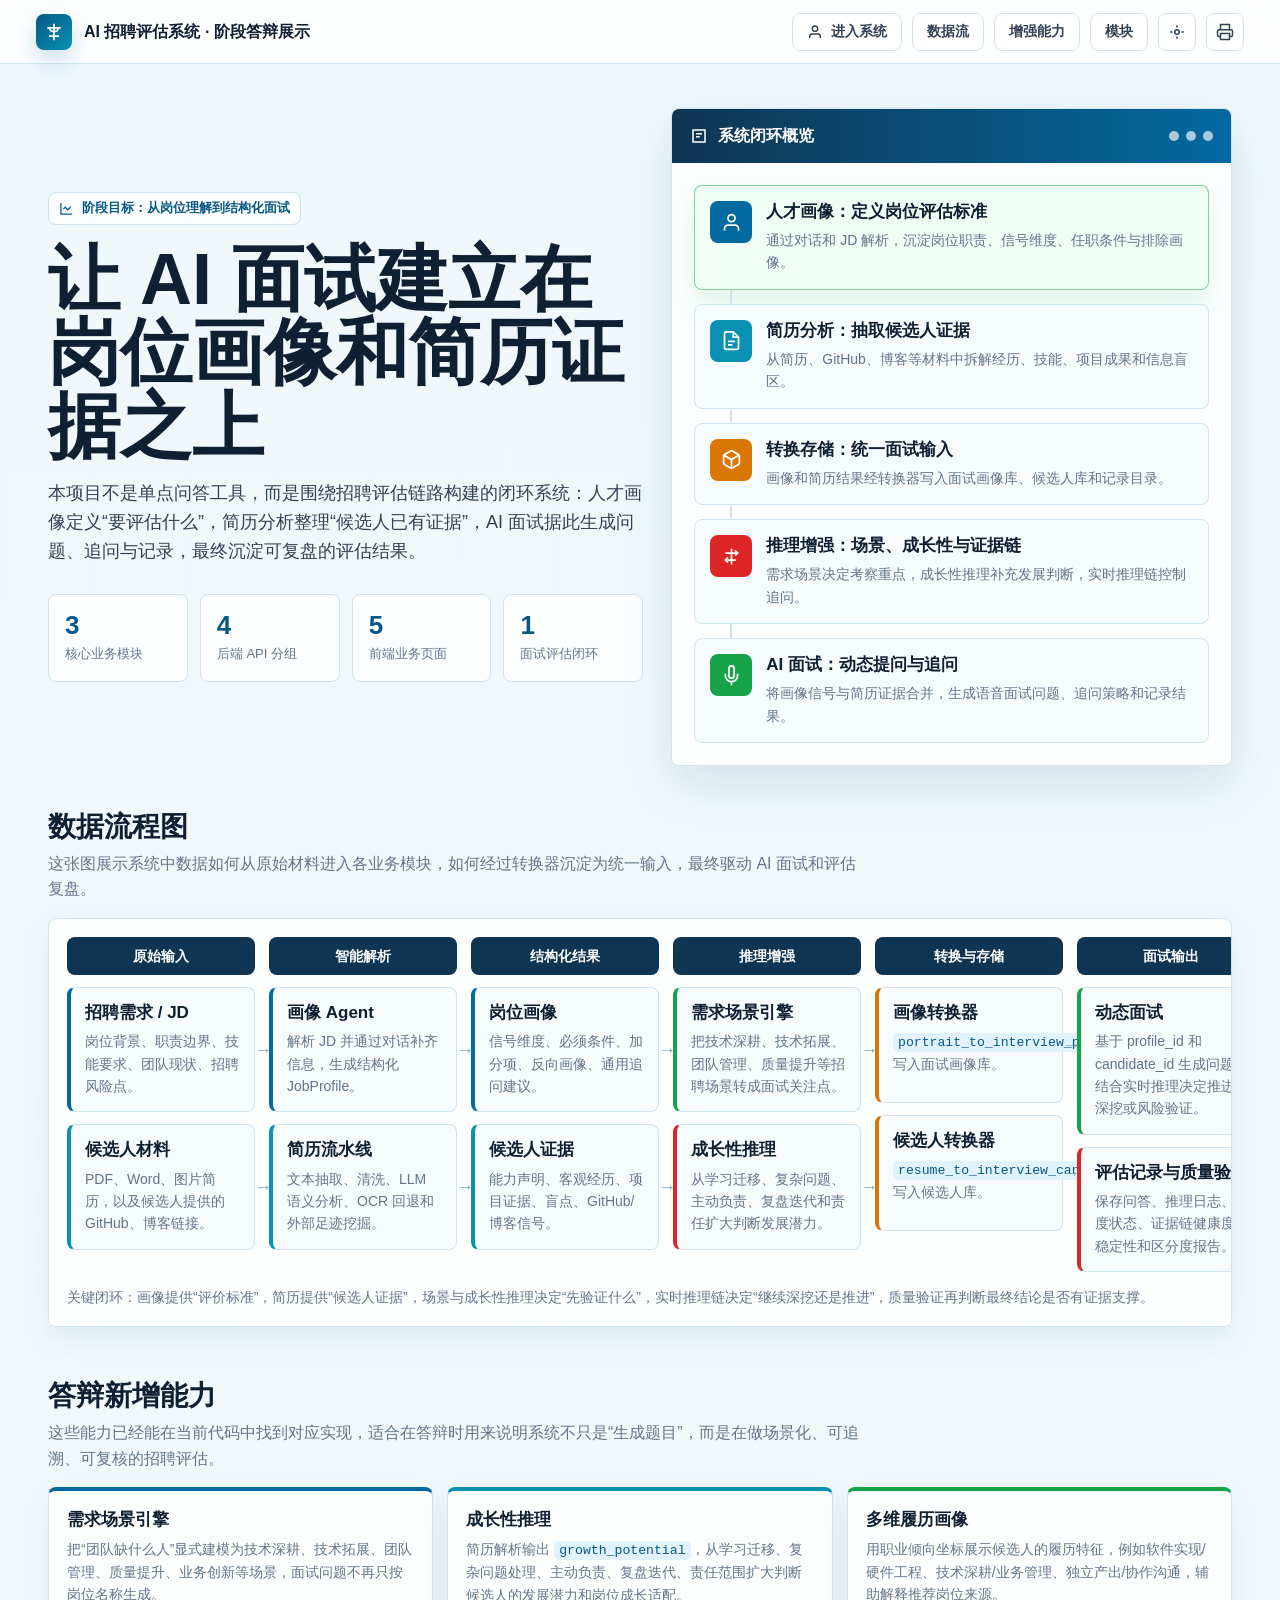
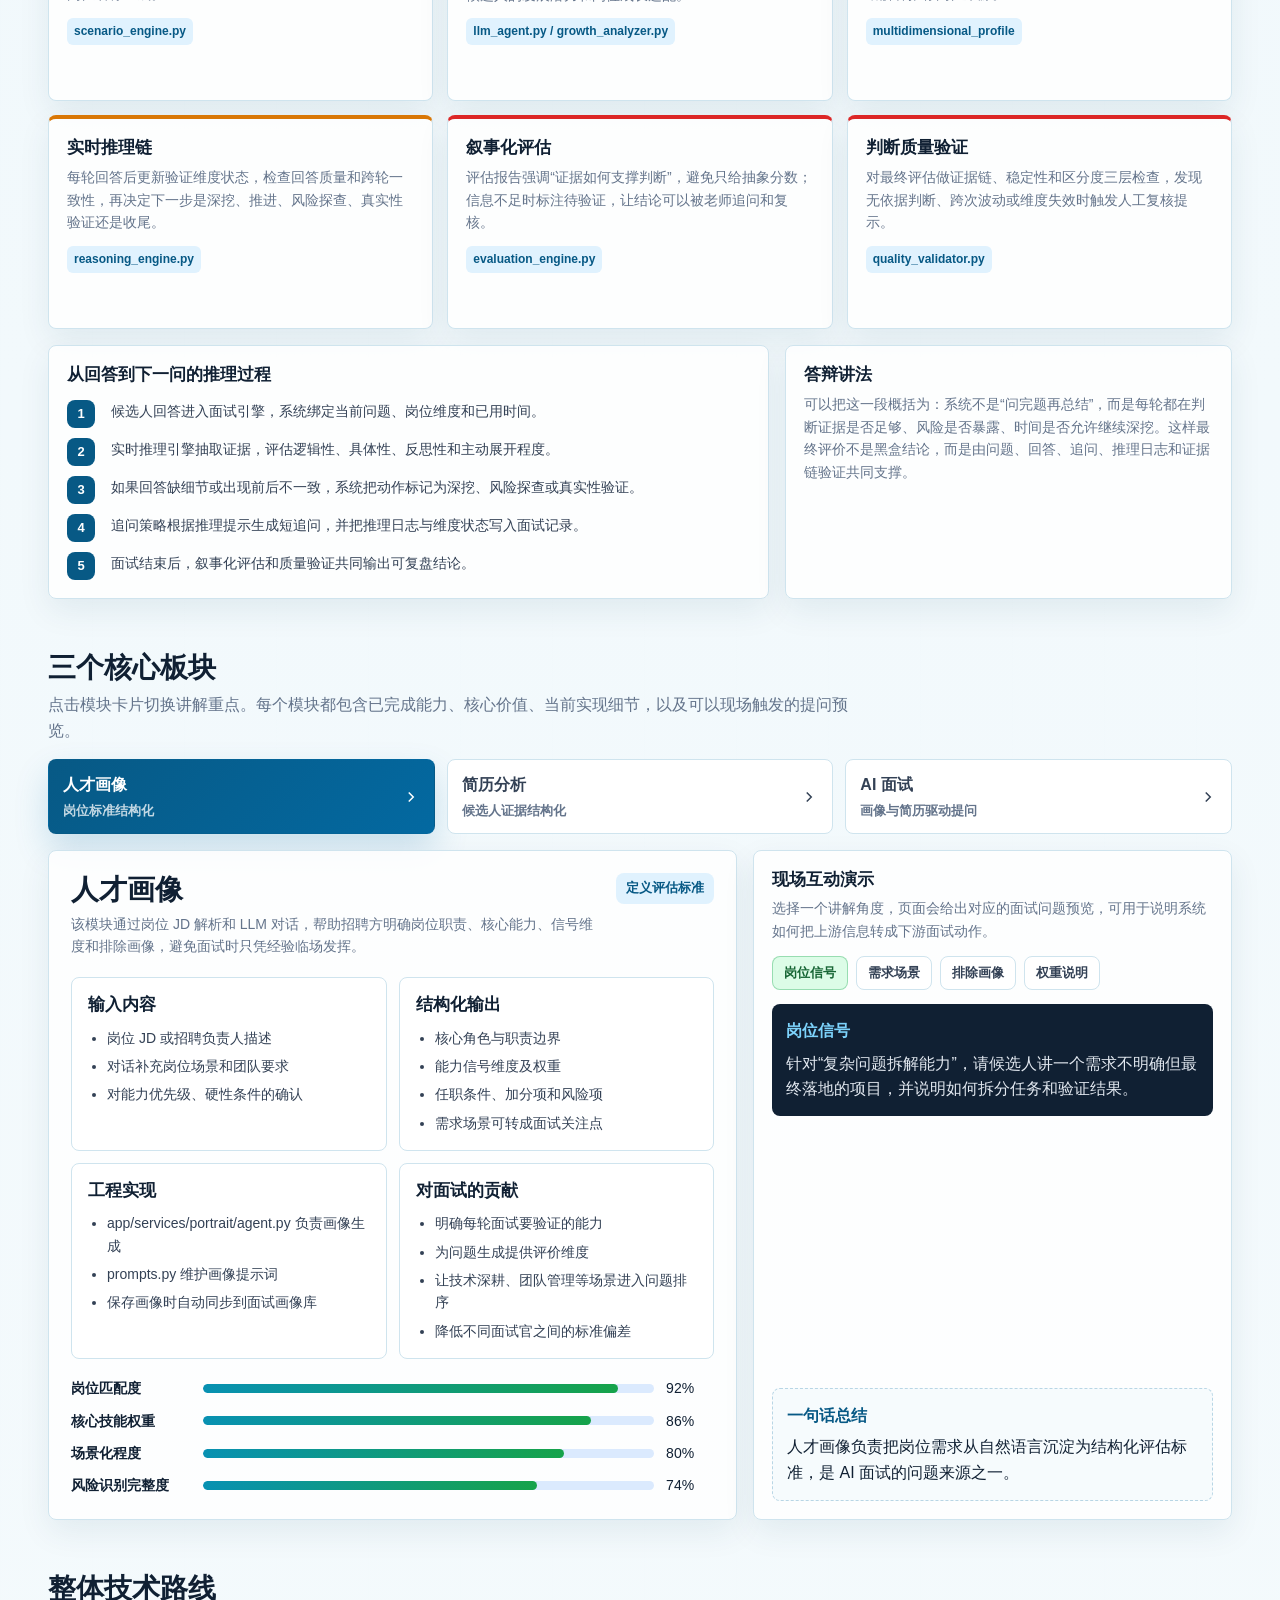
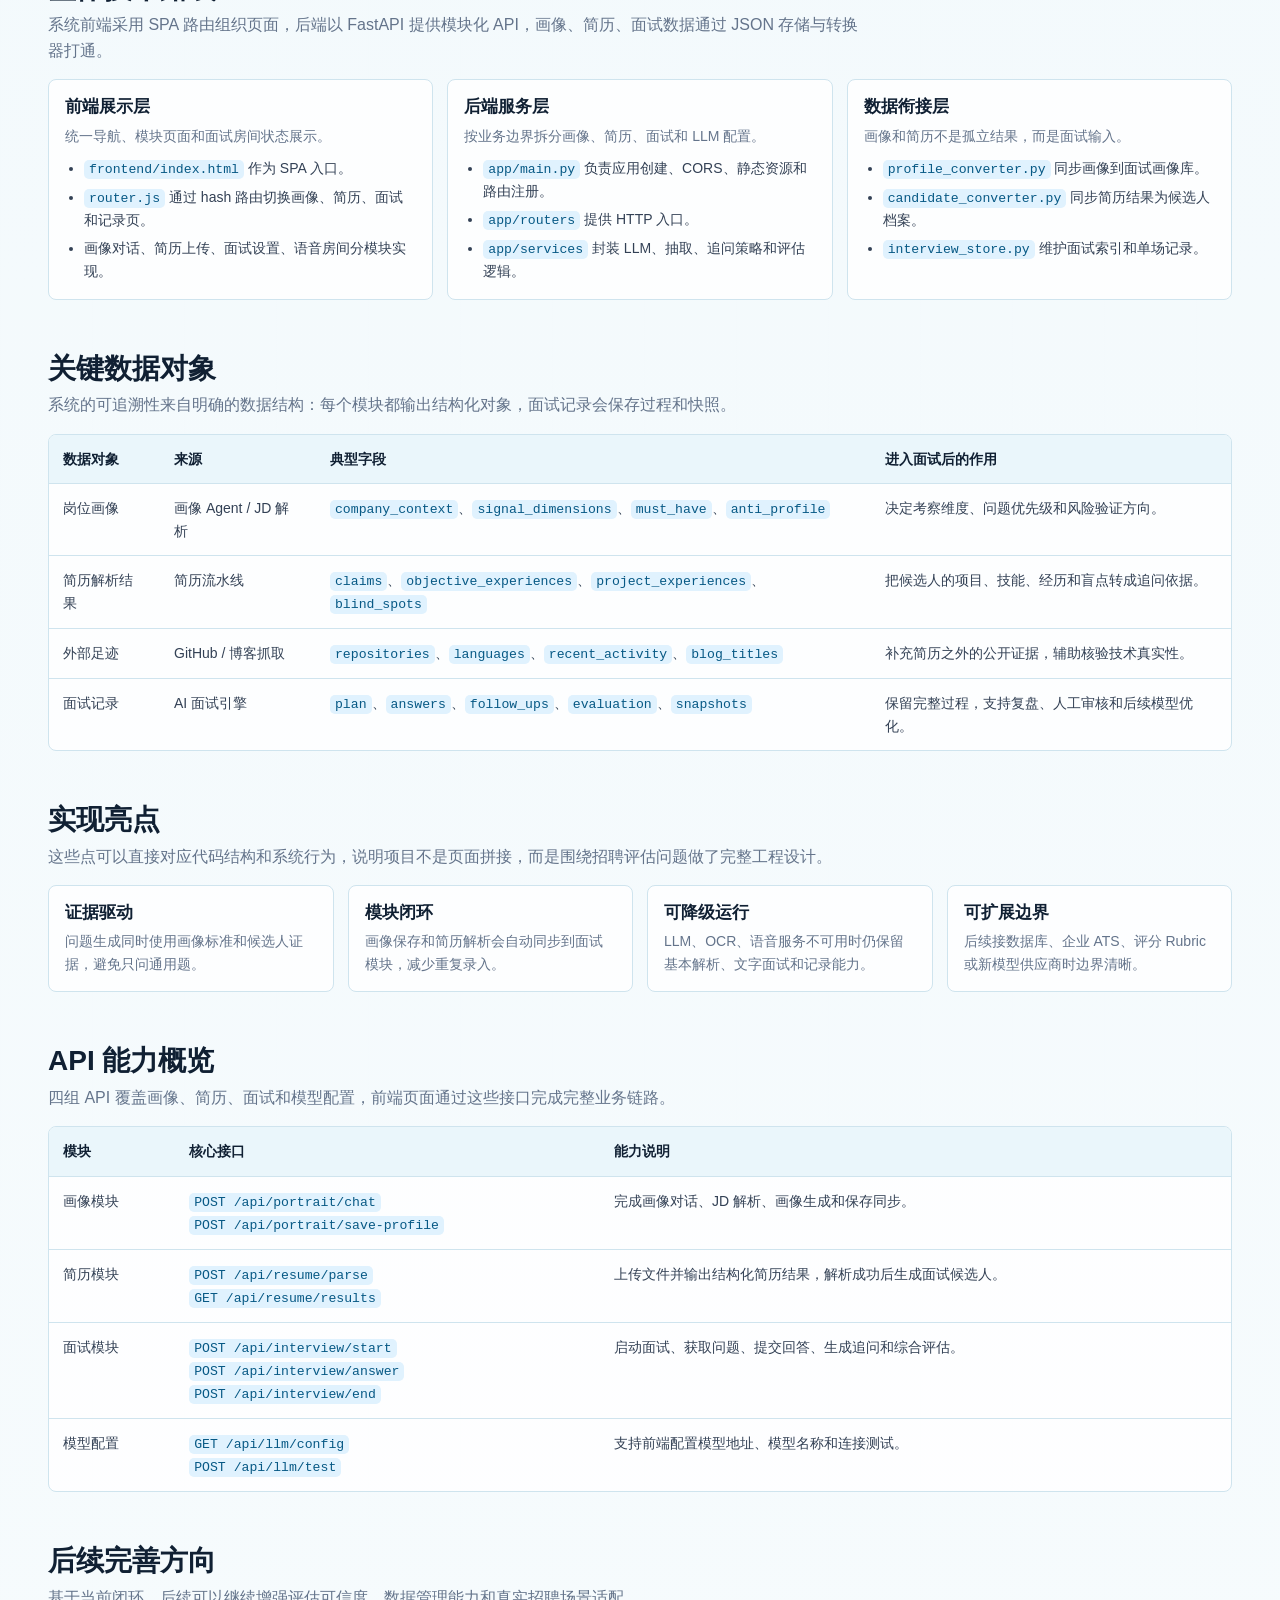
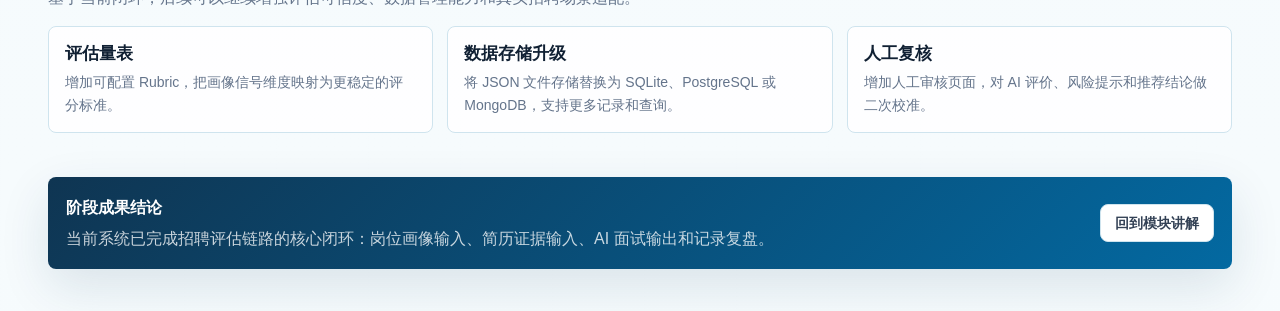
<file: defense_showcase/index.html>
<!DOCTYPE html>
<html lang="zh-CN">
<head>
  <meta charset="UTF-8">
  <meta name="viewport" content="width=device-width, initial-scale=1.0">
  <title>AI 招聘评估系统 - 阶段答辩展示</title>
  <style>
    :root {
      --bg: #eef7fb;
      --surface: #ffffff;
      --surface-soft: #f6fbfd;
      --ink: #102033;
      --text: #334155;
      --muted: #64748b;
      --line: #cfe4ee;
      --blue: #0369a1;
      --blue-dark: #075985;
      --cyan: #0891b2;
      --green: #16a34a;
      --amber: #d97706;
      --red: #dc2626;
      --shadow: 0 18px 50px rgba(15, 61, 89, 0.12);
      --radius: 8px;
    }

    * {
      box-sizing: border-box;
    }

    html {
      scroll-behavior: smooth;
    }

    body {
      margin: 0;
      min-height: 100vh;
      color: var(--ink);
      background:
        linear-gradient(180deg, rgba(238, 247, 251, 0.92), rgba(246, 251, 253, 0.98)),
        repeating-linear-gradient(90deg, rgba(3, 105, 161, 0.05) 0 1px, transparent 1px 92px);
      font-family: "Inter", "PingFang SC", "Microsoft YaHei", Arial, sans-serif;
      line-height: 1.6;
    }

    button,
    input {
      font: inherit;
    }

    .topbar {
      position: sticky;
      top: 0;
      z-index: 20;
      min-height: 64px;
      display: flex;
      align-items: center;
      justify-content: space-between;
      gap: 20px;
      padding: 10px 36px;
      background: rgba(255, 255, 255, 0.88);
      border-bottom: 1px solid rgba(207, 228, 238, 0.9);
      backdrop-filter: blur(16px);
    }

    .brand {
      display: flex;
      align-items: center;
      gap: 12px;
      min-width: 0;
      font-weight: 800;
      letter-spacing: 0;
    }

    .brand-mark {
      width: 36px;
      height: 36px;
      display: grid;
      place-items: center;
      color: #fff;
      background: linear-gradient(135deg, var(--blue-dark), var(--cyan));
      border-radius: 8px;
      box-shadow: 0 10px 24px rgba(3, 105, 161, 0.22);
      flex: 0 0 auto;
    }

    .brand span:last-child {
      overflow: hidden;
      text-overflow: ellipsis;
      white-space: nowrap;
    }

    .top-actions {
      display: flex;
      gap: 10px;
      align-items: center;
      flex-wrap: wrap;
      justify-content: flex-end;
    }

    .icon-btn,
    .text-btn,
    .tab-btn,
    .chip-btn {
      border: 1px solid var(--line);
      background: var(--surface);
      color: var(--text);
      cursor: pointer;
      transition: transform 160ms ease, border-color 160ms ease, background 160ms ease, color 160ms ease, box-shadow 160ms ease;
    }

    .icon-btn {
      width: 38px;
      height: 38px;
      border-radius: 8px;
      display: inline-grid;
      place-items: center;
    }

    .text-btn {
      min-height: 38px;
      padding: 0 14px;
      border-radius: 8px;
      display: inline-flex;
      align-items: center;
      gap: 8px;
      text-decoration: none;
      font-size: 14px;
      font-weight: 700;
    }

    .icon-btn:hover,
    .text-btn:hover,
    .tab-btn:hover,
    .chip-btn:hover {
      transform: translateY(-1px);
      border-color: rgba(3, 105, 161, 0.38);
      box-shadow: 0 10px 24px rgba(3, 105, 161, 0.1);
    }

    .hero {
      display: grid;
      grid-template-columns: minmax(0, 1.03fr) minmax(340px, 0.97fr);
      gap: 28px;
      max-width: 1240px;
      margin: 0 auto;
      padding: 44px 28px 18px;
      align-items: stretch;
    }

    .hero-copy {
      display: flex;
      flex-direction: column;
      justify-content: center;
      min-height: 500px;
      padding: 34px 0;
    }

    .eyebrow {
      display: inline-flex;
      width: fit-content;
      align-items: center;
      gap: 8px;
      color: var(--blue-dark);
      font-size: 13px;
      font-weight: 800;
      padding: 5px 10px;
      border: 1px solid rgba(3, 105, 161, 0.18);
      background: rgba(255, 255, 255, 0.72);
      border-radius: 8px;
    }

    h1 {
      margin: 18px 0 16px;
      font-size: clamp(38px, 6vw, 72px);
      line-height: 1.02;
      letter-spacing: 0;
    }

    .hero-copy p {
      max-width: 720px;
      margin: 0;
      color: var(--text);
      font-size: 18px;
    }

    .hero-metrics {
      display: grid;
      grid-template-columns: repeat(4, minmax(0, 1fr));
      gap: 12px;
      margin-top: 28px;
    }

    .metric {
      padding: 16px;
      background: rgba(255, 255, 255, 0.78);
      border: 1px solid var(--line);
      border-radius: var(--radius);
    }

    .metric strong {
      display: block;
      font-size: 26px;
      color: var(--blue-dark);
      line-height: 1.1;
    }

    .metric span {
      display: block;
      margin-top: 5px;
      color: var(--muted);
      font-size: 13px;
    }

    .demo-panel {
      min-height: 500px;
      background: rgba(255, 255, 255, 0.82);
      border: 1px solid rgba(207, 228, 238, 0.95);
      border-radius: var(--radius);
      box-shadow: var(--shadow);
      overflow: hidden;
    }

    .panel-head {
      min-height: 54px;
      display: flex;
      align-items: center;
      justify-content: space-between;
      gap: 16px;
      padding: 12px 18px;
      background: linear-gradient(90deg, #0f3552, #0369a1);
      color: #fff;
    }

    .panel-title {
      display: flex;
      align-items: center;
      gap: 10px;
      font-weight: 800;
    }

    .window-dots {
      display: flex;
      gap: 7px;
      flex: 0 0 auto;
    }

    .window-dots span {
      width: 10px;
      height: 10px;
      border-radius: 999px;
      background: rgba(255, 255, 255, 0.66);
    }

    .flow {
      padding: 22px;
    }

    .flow-step {
      display: grid;
      grid-template-columns: 42px minmax(0, 1fr);
      gap: 14px;
      padding: 15px;
      border: 1px solid var(--line);
      background: var(--surface-soft);
      border-radius: var(--radius);
      position: relative;
    }

    .flow-step + .flow-step {
      margin-top: 14px;
    }

    .flow-step + .flow-step::before {
      content: "";
      position: absolute;
      top: -15px;
      left: 35px;
      width: 2px;
      height: 14px;
      background: var(--line);
    }

    .step-icon {
      width: 42px;
      height: 42px;
      display: grid;
      place-items: center;
      color: #fff;
      background: var(--blue);
      border-radius: 8px;
    }

    .flow-step[data-kind="resume"] .step-icon {
      background: var(--cyan);
    }

    .flow-step[data-kind="interview"] .step-icon {
      background: var(--green);
    }

    .flow-step[data-kind="storage"] .step-icon {
      background: var(--amber);
    }

    .flow-step[data-kind="reasoning"] .step-icon {
      background: var(--red);
    }

    .flow-step h3,
    .card h3,
    .detail h3,
    .script-card h3,
    .flow-node h3 {
      margin: 0;
      font-size: 17px;
      line-height: 1.3;
    }

    .flow-step p,
    .card p,
    .detail p,
    .script-card p,
    .flow-node p {
      margin: 6px 0 0;
      color: var(--muted);
      font-size: 14px;
    }

    .flow-step.active {
      border-color: rgba(22, 163, 74, 0.5);
      background: #f0fdf4;
      box-shadow: 0 14px 30px rgba(22, 163, 74, 0.12);
    }

    .section {
      max-width: 1240px;
      margin: 0 auto;
      padding: 26px 28px;
    }

    .section-title {
      display: flex;
      align-items: end;
      justify-content: space-between;
      gap: 20px;
      margin-bottom: 16px;
    }

    h2 {
      margin: 0;
      font-size: 28px;
      line-height: 1.2;
      letter-spacing: 0;
    }

    .section-title p {
      margin: 7px 0 0;
      color: var(--muted);
      max-width: 820px;
    }

    .tabs {
      display: grid;
      grid-template-columns: repeat(3, minmax(0, 1fr));
      gap: 12px;
      margin-bottom: 16px;
    }

    .tab-btn {
      min-height: 64px;
      padding: 12px 14px;
      border-radius: var(--radius);
      display: flex;
      align-items: center;
      justify-content: space-between;
      text-align: left;
      font-weight: 800;
    }

    .tab-btn small {
      display: block;
      margin-top: 2px;
      color: var(--muted);
      font-weight: 600;
    }

    .tab-btn.active {
      color: #fff;
      background: linear-gradient(135deg, var(--blue-dark), var(--blue));
      border-color: transparent;
      box-shadow: 0 16px 34px rgba(3, 105, 161, 0.18);
    }

    .tab-btn.active small {
      color: rgba(255, 255, 255, 0.76);
    }

    .module-layout {
      display: grid;
      grid-template-columns: minmax(0, 1.18fr) minmax(310px, 0.82fr);
      gap: 16px;
      align-items: stretch;
    }

    .detail,
    .script-card,
    .card,
    .flow-board {
      background: rgba(255, 255, 255, 0.86);
      border: 1px solid var(--line);
      border-radius: var(--radius);
      box-shadow: 0 12px 32px rgba(15, 61, 89, 0.08);
    }

    .detail {
      min-height: 460px;
      padding: 22px;
    }

    .detail-top {
      display: flex;
      align-items: flex-start;
      justify-content: space-between;
      gap: 18px;
      margin-bottom: 20px;
    }

    .badge {
      display: inline-flex;
      align-items: center;
      gap: 7px;
      padding: 5px 10px;
      border-radius: 8px;
      color: var(--blue-dark);
      background: #e0f2fe;
      font-size: 13px;
      font-weight: 800;
      white-space: nowrap;
    }

    .grid-2 {
      display: grid;
      grid-template-columns: repeat(2, minmax(0, 1fr));
      gap: 12px;
    }

    .card {
      padding: 16px;
      box-shadow: none;
    }

    .card ul,
    .script-card ul {
      margin: 10px 0 0;
      padding-left: 19px;
      color: var(--text);
      font-size: 14px;
    }

    .card li + li,
    .script-card li + li {
      margin-top: 6px;
    }

    .signal-list {
      display: grid;
      gap: 10px;
      margin-top: 18px;
    }

    .signal {
      display: grid;
      grid-template-columns: 120px minmax(0, 1fr) 48px;
      gap: 12px;
      align-items: center;
      font-size: 14px;
    }

    .bar {
      height: 9px;
      background: #dbeafe;
      border-radius: 999px;
      overflow: hidden;
    }

    .bar span {
      display: block;
      height: 100%;
      width: var(--w);
      background: linear-gradient(90deg, var(--cyan), var(--green));
      border-radius: inherit;
      transition: width 260ms ease;
    }

    .script-card {
      padding: 18px;
      min-height: 460px;
      display: flex;
      flex-direction: column;
      justify-content: space-between;
      gap: 16px;
    }

    .script-block {
      padding: 14px;
      border: 1px dashed rgba(3, 105, 161, 0.25);
      background: var(--surface-soft);
      border-radius: var(--radius);
    }

    .script-block strong {
      display: block;
      margin-bottom: 6px;
      color: var(--blue-dark);
    }

    .chips {
      display: flex;
      flex-wrap: wrap;
      gap: 8px;
      margin-top: 14px;
    }

    .chip-btn {
      min-height: 34px;
      padding: 0 11px;
      border-radius: 8px;
      font-size: 13px;
      font-weight: 800;
    }

    .chip-btn.active {
      background: #dcfce7;
      color: #166534;
      border-color: rgba(22, 163, 74, 0.35);
    }

    .question-preview {
      margin-top: 14px;
      padding: 14px;
      min-height: 104px;
      background: #102033;
      color: #e2e8f0;
      border-radius: var(--radius);
    }

    .question-preview strong {
      display: block;
      margin-bottom: 7px;
      color: #7dd3fc;
    }

    .cards-row {
      display: grid;
      grid-template-columns: repeat(3, minmax(0, 1fr));
      gap: 14px;
    }

    .cards-row.cols-4 {
      grid-template-columns: repeat(4, minmax(0, 1fr));
    }

    .capability-grid {
      display: grid;
      grid-template-columns: repeat(3, minmax(0, 1fr));
      gap: 14px;
    }

    .capability-card {
      min-height: 214px;
      padding: 18px;
      background: rgba(255, 255, 255, 0.86);
      border: 1px solid var(--line);
      border-top: 4px solid var(--blue);
      border-radius: var(--radius);
      box-shadow: 0 12px 32px rgba(15, 61, 89, 0.08);
    }

    .capability-card:nth-child(2) {
      border-top-color: var(--cyan);
    }

    .capability-card:nth-child(3) {
      border-top-color: var(--green);
    }

    .capability-card:nth-child(4) {
      border-top-color: var(--amber);
    }

    .capability-card:nth-child(5),
    .capability-card:nth-child(6) {
      border-top-color: var(--red);
    }

    .capability-card h3,
    .trace-panel h3 {
      margin: 0;
      font-size: 17px;
      line-height: 1.3;
    }

    .capability-card p,
    .trace-panel p {
      margin: 7px 0 0;
      color: var(--muted);
      font-size: 14px;
    }

    .capability-code {
      display: inline-flex;
      margin-top: 12px;
      padding: 4px 7px;
      color: #075985;
      background: #e0f2fe;
      border-radius: 6px;
      font-size: 12px;
      font-weight: 800;
    }

    .trace-layout {
      display: grid;
      grid-template-columns: minmax(0, 1fr) minmax(300px, 0.62fr);
      gap: 16px;
      margin-top: 16px;
    }

    .trace-panel {
      padding: 18px;
      background: rgba(255, 255, 255, 0.86);
      border: 1px solid var(--line);
      border-radius: var(--radius);
      box-shadow: 0 12px 32px rgba(15, 61, 89, 0.08);
    }

    .trace-list {
      display: grid;
      gap: 10px;
      margin: 14px 0 0;
      padding: 0;
      list-style: none;
      counter-reset: trace;
    }

    .trace-list li {
      display: grid;
      grid-template-columns: 34px minmax(0, 1fr);
      gap: 10px;
      align-items: start;
      color: var(--text);
      font-size: 14px;
    }

    .trace-list li::before {
      counter-increment: trace;
      content: counter(trace);
      width: 28px;
      height: 28px;
      display: grid;
      place-items: center;
      color: #fff;
      background: var(--blue-dark);
      border-radius: 8px;
      font-size: 13px;
      font-weight: 900;
    }

    .flow-board {
      padding: 18px;
      overflow-x: auto;
    }

    .data-flow {
      display: grid;
      grid-template-columns: repeat(6, minmax(188px, 1fr));
      gap: 14px;
      min-width: 1180px;
      align-items: stretch;
    }

    .flow-column {
      display: flex;
      flex-direction: column;
      gap: 12px;
    }

    .flow-column-title {
      min-height: 38px;
      display: flex;
      align-items: center;
      justify-content: center;
      padding: 8px 10px;
      color: #fff;
      background: #0f3552;
      border-radius: var(--radius);
      font-size: 14px;
      font-weight: 800;
      text-align: center;
    }

    .flow-node {
      position: relative;
      min-height: 116px;
      padding: 14px;
      border: 1px solid var(--line);
      border-left: 4px solid var(--blue);
      border-radius: var(--radius);
      background: var(--surface-soft);
    }

    .flow-node.cyan {
      border-left-color: var(--cyan);
    }

    .flow-node.green {
      border-left-color: var(--green);
    }

    .flow-node.amber {
      border-left-color: var(--amber);
    }

    .flow-node.red {
      border-left-color: var(--red);
    }

    .flow-node::after {
      content: "→";
      position: absolute;
      top: 50%;
      right: -18px;
      transform: translateY(-50%);
      color: #7da7ba;
      font-size: 18px;
      font-weight: 900;
    }

    .flow-column:last-child .flow-node::after {
      content: "";
    }

    .flow-note {
      margin: 14px 0 0;
      color: var(--muted);
      font-size: 14px;
    }

    .table-wrap {
      overflow-x: auto;
      background: rgba(255, 255, 255, 0.86);
      border: 1px solid var(--line);
      border-radius: var(--radius);
    }

    table {
      width: 100%;
      min-width: 820px;
      border-collapse: collapse;
      font-size: 14px;
    }

    th,
    td {
      padding: 13px 14px;
      border-bottom: 1px solid var(--line);
      text-align: left;
      vertical-align: top;
    }

    th {
      color: var(--ink);
      background: #eaf6fb;
      font-weight: 800;
    }

    td {
      color: var(--text);
    }

    tr:last-child td {
      border-bottom: 0;
    }

    code {
      padding: 2px 5px;
      color: #075985;
      background: #e0f2fe;
      border-radius: 5px;
      font-family: Consolas, "SFMono-Regular", "Liberation Mono", monospace;
      font-size: 0.94em;
    }

    .footer {
      max-width: 1240px;
      margin: 18px auto 42px;
      padding: 0 28px;
    }

    .footer-inner {
      display: flex;
      align-items: center;
      justify-content: space-between;
      gap: 18px;
      padding: 18px;
      color: #fff;
      background: linear-gradient(135deg, #0f3552, #0369a1);
      border-radius: var(--radius);
      box-shadow: var(--shadow);
    }

    .footer-inner p {
      margin: 5px 0 0;
      color: rgba(255, 255, 255, 0.78);
    }

    .toast {
      position: fixed;
      right: 22px;
      bottom: 22px;
      z-index: 50;
      max-width: min(360px, calc(100vw - 44px));
      padding: 12px 14px;
      color: #fff;
      background: #102033;
      border-radius: 8px;
      box-shadow: 0 16px 34px rgba(15, 32, 51, 0.28);
      transform: translateY(18px);
      opacity: 0;
      pointer-events: none;
      transition: transform 180ms ease, opacity 180ms ease;
      font-size: 14px;
    }

    .toast.show {
      opacity: 1;
      transform: translateY(0);
    }

    @media (max-width: 980px) {
      .hero,
      .module-layout {
        grid-template-columns: 1fr;
      }

      .hero-copy,
      .demo-panel {
        min-height: auto;
      }

      .cards-row,
      .cards-row.cols-4 {
        grid-template-columns: repeat(2, minmax(0, 1fr));
      }

      .capability-grid,
      .trace-layout {
        grid-template-columns: 1fr;
      }
    }

    @media (max-width: 720px) {
      .topbar {
        padding: 12px 16px;
        align-items: flex-start;
        flex-direction: column;
      }

      .top-actions {
        justify-content: flex-start;
      }

      .hero,
      .section,
      .footer {
        padding-left: 16px;
        padding-right: 16px;
      }

      .hero {
        padding-top: 24px;
      }

      .hero-metrics,
      .tabs,
      .grid-2,
      .cards-row,
      .cards-row.cols-4,
      .capability-grid,
      .trace-layout {
        grid-template-columns: 1fr;
      }

      h1 {
        font-size: 38px;
      }

      .signal {
        grid-template-columns: 1fr;
        gap: 6px;
      }

      .detail-top,
      .section-title,
      .footer-inner {
        align-items: flex-start;
        flex-direction: column;
      }

      .flow-node::after {
        display: none;
      }
    }

    @media print {
      .topbar,
      .top-actions,
      .tabs,
      .chips,
      .footer {
        display: none;
      }

      body {
        background: #fff;
      }

      .hero,
      .section {
        max-width: none;
        padding: 16px;
      }

      .detail,
      .script-card,
      .card,
      .demo-panel,
      .flow-board {
        box-shadow: none;
      }
    }
  </style>
</head>
<body>
  <header class="topbar">
    <div class="brand">
      <span class="brand-mark" aria-hidden="true">
        <svg width="20" height="20" viewBox="0 0 24 24" fill="none" stroke="currentColor" stroke-width="2">
          <path d="M12 2v20M4 7h16M6 17h12"/>
          <path d="M7 7c0 6 10 6 10 0"/>
        </svg>
      </span>
      <span>AI 招聘评估系统 · 阶段答辩展示</span>
    </div>
    <div class="top-actions" aria-label="演示操作">
      <a class="text-btn" href="../frontend/index.html#/portrait">
        <svg width="16" height="16" viewBox="0 0 24 24" fill="none" stroke="currentColor" stroke-width="2">
          <path d="M20 21v-2a4 4 0 0 0-4-4H8a4 4 0 0 0-4 4v2"/>
          <circle cx="12" cy="7" r="4"/>
        </svg>
        进入系统
      </a>
      <a class="text-btn" href="#data-flow">数据流</a>
      <a class="text-btn" href="#advanced">增强能力</a>
      <a class="text-btn" href="#modules">模块</a>
      <button class="icon-btn" id="focusBtn" title="聚焦模块讲解" aria-label="聚焦模块讲解">
        <svg width="18" height="18" viewBox="0 0 24 24" fill="none" stroke="currentColor" stroke-width="2">
          <circle cx="12" cy="12" r="3"/>
          <path d="M3 12h3M18 12h3M12 3v3M12 18v3"/>
        </svg>
      </button>
      <button class="icon-btn" id="printBtn" title="打印答辩页" aria-label="打印答辩页">
        <svg width="18" height="18" viewBox="0 0 24 24" fill="none" stroke="currentColor" stroke-width="2">
          <path d="M6 9V2h12v7"/>
          <path d="M6 18H4a2 2 0 0 1-2-2v-5a2 2 0 0 1 2-2h16a2 2 0 0 1 2 2v5a2 2 0 0 1-2 2h-2"/>
          <path d="M6 14h12v8H6z"/>
        </svg>
      </button>
    </div>
  </header>

  <main>
    <section class="hero" id="overview">
      <div class="hero-copy">
        <span class="eyebrow">
          <svg width="15" height="15" viewBox="0 0 24 24" fill="none" stroke="currentColor" stroke-width="2">
            <path d="M3 3v18h18"/>
            <path d="m19 9-5 5-4-4-3 3"/>
          </svg>
          阶段目标：从岗位理解到结构化面试
        </span>
        <h1>让 AI 面试建立在岗位画像和简历证据之上</h1>
        <p>
          本项目不是单点问答工具，而是围绕招聘评估链路构建的闭环系统：人才画像定义“要评估什么”，简历分析整理“候选人已有证据”，AI 面试据此生成问题、追问与记录，最终沉淀可复盘的评估结果。
        </p>
        <div class="hero-metrics" aria-label="项目概览指标">
          <div class="metric">
            <strong>3</strong>
            <span>核心业务模块</span>
          </div>
          <div class="metric">
            <strong>4</strong>
            <span>后端 API 分组</span>
          </div>
          <div class="metric">
            <strong>5</strong>
            <span>前端业务页面</span>
          </div>
          <div class="metric">
            <strong>1</strong>
            <span>面试评估闭环</span>
          </div>
        </div>
      </div>

      <aside class="demo-panel" aria-label="系统数据流展示">
        <div class="panel-head">
          <div class="panel-title">
            <svg width="18" height="18" viewBox="0 0 24 24" fill="none" stroke="currentColor" stroke-width="2">
              <path d="M4 4h16v16H4z"/>
              <path d="M8 9h8M8 13h5"/>
            </svg>
            系统闭环概览
          </div>
          <div class="window-dots" aria-hidden="true"><span></span><span></span><span></span></div>
        </div>
        <div class="flow" id="flow">
          <article class="flow-step active" data-kind="portrait">
            <div class="step-icon">
              <svg width="21" height="21" viewBox="0 0 24 24" fill="none" stroke="currentColor" stroke-width="2">
                <path d="M20 21v-2a4 4 0 0 0-4-4H8a4 4 0 0 0-4 4v2"/>
                <circle cx="12" cy="7" r="4"/>
              </svg>
            </div>
            <div>
              <h3>人才画像：定义岗位评估标准</h3>
              <p>通过对话和 JD 解析，沉淀岗位职责、信号维度、任职条件与排除画像。</p>
            </div>
          </article>
          <article class="flow-step" data-kind="resume">
            <div class="step-icon">
              <svg width="21" height="21" viewBox="0 0 24 24" fill="none" stroke="currentColor" stroke-width="2">
                <path d="M14 2H6a2 2 0 0 0-2 2v16a2 2 0 0 0 2 2h12a2 2 0 0 0 2-2V8z"/>
                <path d="M14 2v6h6M8 13h8M8 17h5"/>
              </svg>
            </div>
            <div>
              <h3>简历分析：抽取候选人证据</h3>
              <p>从简历、GitHub、博客等材料中拆解经历、技能、项目成果和信息盲区。</p>
            </div>
          </article>
          <article class="flow-step" data-kind="storage">
            <div class="step-icon">
              <svg width="21" height="21" viewBox="0 0 24 24" fill="none" stroke="currentColor" stroke-width="2">
                <path d="M21 16V8a2 2 0 0 0-1-1.73l-7-4a2 2 0 0 0-2 0l-7 4A2 2 0 0 0 3 8v8a2 2 0 0 0 1 1.73l7 4a2 2 0 0 0 2 0l7-4A2 2 0 0 0 21 16z"/>
                <path d="M3.3 7 12 12l8.7-5M12 22V12"/>
              </svg>
            </div>
            <div>
              <h3>转换存储：统一面试输入</h3>
              <p>画像和简历结果经转换器写入面试画像库、候选人库和记录目录。</p>
            </div>
          </article>
          <article class="flow-step" data-kind="reasoning">
            <div class="step-icon">
              <svg width="21" height="21" viewBox="0 0 24 24" fill="none" stroke="currentColor" stroke-width="2">
                <path d="M12 3v18"/>
                <path d="M5 8h14"/>
                <path d="M7 16h10"/>
                <path d="m16 5 3 3-3 3"/>
                <path d="m8 13-3 3 3 3"/>
              </svg>
            </div>
            <div>
              <h3>推理增强：场景、成长性与证据链</h3>
              <p>需求场景决定考察重点，成长性推理补充发展判断，实时推理链控制追问。</p>
            </div>
          </article>
          <article class="flow-step" data-kind="interview">
            <div class="step-icon">
              <svg width="21" height="21" viewBox="0 0 24 24" fill="none" stroke="currentColor" stroke-width="2">
                <path d="M12 1a3 3 0 0 0-3 3v8a3 3 0 0 0 6 0V4a3 3 0 0 0-3-3z"/>
                <path d="M19 10v2a7 7 0 0 1-14 0v-2M12 19v4"/>
              </svg>
            </div>
            <div>
              <h3>AI 面试：动态提问与追问</h3>
              <p>将画像信号与简历证据合并，生成语音面试问题、追问策略和记录结果。</p>
            </div>
          </article>
        </div>
      </aside>
    </section>

    <section class="section" id="data-flow">
      <div class="section-title">
        <div>
          <h2>数据流程图</h2>
          <p>这张图展示系统中数据如何从原始材料进入各业务模块，如何经过转换器沉淀为统一输入，最终驱动 AI 面试和评估复盘。</p>
        </div>
      </div>

      <div class="flow-board" role="img" aria-label="AI 招聘评估系统数据流程图">
        <div class="data-flow">
          <div class="flow-column">
            <div class="flow-column-title">原始输入</div>
            <article class="flow-node">
              <h3>招聘需求 / JD</h3>
              <p>岗位背景、职责边界、技能要求、团队现状、招聘风险点。</p>
            </article>
            <article class="flow-node cyan">
              <h3>候选人材料</h3>
              <p>PDF、Word、图片简历，以及候选人提供的 GitHub、博客链接。</p>
            </article>
          </div>
          <div class="flow-column">
            <div class="flow-column-title">智能解析</div>
            <article class="flow-node">
              <h3>画像 Agent</h3>
              <p>解析 JD 并通过对话补齐信息，生成结构化 JobProfile。</p>
            </article>
            <article class="flow-node cyan">
              <h3>简历流水线</h3>
              <p>文本抽取、清洗、LLM 语义分析、OCR 回退和外部足迹挖掘。</p>
            </article>
          </div>
          <div class="flow-column">
            <div class="flow-column-title">结构化结果</div>
            <article class="flow-node">
              <h3>岗位画像</h3>
              <p>信号维度、必须条件、加分项、反向画像、通用追问建议。</p>
            </article>
            <article class="flow-node cyan">
              <h3>候选人证据</h3>
              <p>能力声明、客观经历、项目证据、盲点、GitHub/博客信号。</p>
            </article>
          </div>
          <div class="flow-column">
            <div class="flow-column-title">推理增强</div>
            <article class="flow-node green">
              <h3>需求场景引擎</h3>
              <p>把技术深耕、技术拓展、团队管理、质量提升等招聘场景转成面试关注点。</p>
            </article>
            <article class="flow-node red">
              <h3>成长性推理</h3>
              <p>从学习迁移、复杂问题、主动负责、复盘迭代和责任扩大判断发展潜力。</p>
            </article>
          </div>
          <div class="flow-column">
            <div class="flow-column-title">转换与存储</div>
            <article class="flow-node amber">
              <h3>画像转换器</h3>
              <p><code>portrait_to_interview_profile()</code> 写入面试画像库。</p>
            </article>
            <article class="flow-node amber">
              <h3>候选人转换器</h3>
              <p><code>resume_to_interview_candidate()</code> 写入候选人库。</p>
            </article>
          </div>
          <div class="flow-column">
            <div class="flow-column-title">面试输出</div>
            <article class="flow-node green">
              <h3>动态面试</h3>
              <p>基于 profile_id 和 candidate_id 生成问题，结合实时推理决定推进、深挖或风险验证。</p>
            </article>
            <article class="flow-node red">
              <h3>评估记录与质量验证</h3>
              <p>保存问答、推理日志、维度状态、证据链健康度、稳定性和区分度报告。</p>
            </article>
          </div>
        </div>
        <p class="flow-note">
          关键闭环：画像提供“评价标准”，简历提供“候选人证据”，场景与成长性推理决定“先验证什么”，实时推理链决定“继续深挖还是推进”，质量验证再判断最终结论是否有证据支撑。
        </p>
      </div>
    </section>

    <section class="section" id="advanced">
      <div class="section-title">
        <div>
          <h2>答辩新增能力</h2>
          <p>这些能力已经能在当前代码中找到对应实现，适合在答辩时用来说明系统不只是“生成题目”，而是在做场景化、可追溯、可复核的招聘评估。</p>
        </div>
      </div>

      <div class="capability-grid">
        <article class="capability-card">
          <h3>需求场景引擎</h3>
          <p>把“团队缺什么人”显式建模为技术深耕、技术拓展、团队管理、质量提升、业务创新等场景，面试问题不再只按岗位名称生成。</p>
          <span class="capability-code">scenario_engine.py</span>
        </article>
        <article class="capability-card">
          <h3>成长性推理</h3>
          <p>简历解析输出 <code>growth_potential</code>，从学习迁移、复杂问题处理、主动负责、复盘迭代、责任范围扩大判断候选人的发展潜力和岗位成长适配。</p>
          <span class="capability-code">llm_agent.py / growth_analyzer.py</span>
        </article>
        <article class="capability-card">
          <h3>多维履历画像</h3>
          <p>用职业倾向坐标展示候选人的履历特征，例如软件实现/硬件工程、技术深耕/业务管理、独立产出/协作沟通，辅助解释推荐岗位来源。</p>
          <span class="capability-code">multidimensional_profile</span>
        </article>
        <article class="capability-card">
          <h3>实时推理链</h3>
          <p>每轮回答后更新验证维度状态，检查回答质量和跨轮一致性，再决定下一步是深挖、推进、风险探查、真实性验证还是收尾。</p>
          <span class="capability-code">reasoning_engine.py</span>
        </article>
        <article class="capability-card">
          <h3>叙事化评估</h3>
          <p>评估报告强调“证据如何支撑判断”，避免只给抽象分数；信息不足时标注待验证，让结论可以被老师追问和复核。</p>
          <span class="capability-code">evaluation_engine.py</span>
        </article>
        <article class="capability-card">
          <h3>判断质量验证</h3>
          <p>对最终评估做证据链、稳定性和区分度三层检查，发现无依据判断、跨次波动或维度失效时触发人工复核提示。</p>
          <span class="capability-code">quality_validator.py</span>
        </article>
      </div>

      <div class="trace-layout" aria-label="推理链示例">
        <article class="trace-panel">
          <h3>从回答到下一问的推理过程</h3>
          <ol class="trace-list">
            <li><span>候选人回答进入面试引擎，系统绑定当前问题、岗位维度和已用时间。</span></li>
            <li><span>实时推理引擎抽取证据，评估逻辑性、具体性、反思性和主动展开程度。</span></li>
            <li><span>如果回答缺细节或出现前后不一致，系统把动作标记为深挖、风险探查或真实性验证。</span></li>
            <li><span>追问策略根据推理提示生成短追问，并把推理日志与维度状态写入面试记录。</span></li>
            <li><span>面试结束后，叙事化评估和质量验证共同输出可复盘结论。</span></li>
          </ol>
        </article>
        <article class="trace-panel">
          <h3>答辩讲法</h3>
          <p>可以把这一段概括为：系统不是“问完题再总结”，而是每轮都在判断证据是否足够、风险是否暴露、时间是否允许继续深挖。这样最终评价不是黑盒结论，而是由问题、回答、追问、推理日志和证据链验证共同支撑。</p>
        </article>
      </div>
    </section>

    <section class="section" id="modules">
      <div class="section-title">
        <div>
          <h2>三个核心板块</h2>
          <p>点击模块卡片切换讲解重点。每个模块都包含已完成能力、核心价值、当前实现细节，以及可以现场触发的提问预览。</p>
        </div>
      </div>

      <div class="tabs" role="tablist" aria-label="模块切换">
        <button class="tab-btn active" data-module="portrait" role="tab" aria-selected="true">
          <span>人才画像<small>岗位标准结构化</small></span>
          <svg width="18" height="18" viewBox="0 0 24 24" fill="none" stroke="currentColor" stroke-width="2">
            <path d="m9 18 6-6-6-6"/>
          </svg>
        </button>
        <button class="tab-btn" data-module="resume" role="tab" aria-selected="false">
          <span>简历分析<small>候选人证据结构化</small></span>
          <svg width="18" height="18" viewBox="0 0 24 24" fill="none" stroke="currentColor" stroke-width="2">
            <path d="m9 18 6-6-6-6"/>
          </svg>
        </button>
        <button class="tab-btn" data-module="interview" role="tab" aria-selected="false">
          <span>AI 面试<small>画像与简历驱动提问</small></span>
          <svg width="18" height="18" viewBox="0 0 24 24" fill="none" stroke="currentColor" stroke-width="2">
            <path d="m9 18 6-6-6-6"/>
          </svg>
        </button>
      </div>

      <div class="module-layout">
        <article class="detail" id="moduleDetail"></article>
        <aside class="script-card">
          <div>
            <h3>现场互动演示</h3>
            <p>选择一个讲解角度，页面会给出对应的面试问题预览，可用于说明系统如何把上游信息转成下游面试动作。</p>
            <div class="chips" id="questionChips" aria-label="问题预览选项"></div>
            <div class="question-preview" id="questionPreview"></div>
          </div>
          <div class="script-block">
            <strong>一句话总结</strong>
            <span id="oneLine"></span>
          </div>
        </aside>
      </div>
    </section>

    <section class="section" id="architecture">
      <div class="section-title">
        <div>
          <h2>整体技术路线</h2>
          <p>系统前端采用 SPA 路由组织页面，后端以 FastAPI 提供模块化 API，画像、简历、面试数据通过 JSON 存储与转换器打通。</p>
        </div>
      </div>
      <div class="cards-row">
        <article class="card">
          <h3>前端展示层</h3>
          <p>统一导航、模块页面和面试房间状态展示。</p>
          <ul>
            <li><code>frontend/index.html</code> 作为 SPA 入口。</li>
            <li><code>router.js</code> 通过 hash 路由切换画像、简历、面试和记录页。</li>
            <li>画像对话、简历上传、面试设置、语音房间分模块实现。</li>
          </ul>
        </article>
        <article class="card">
          <h3>后端服务层</h3>
          <p>按业务边界拆分画像、简历、面试和 LLM 配置。</p>
          <ul>
            <li><code>app/main.py</code> 负责应用创建、CORS、静态资源和路由注册。</li>
            <li><code>app/routers</code> 提供 HTTP 入口。</li>
            <li><code>app/services</code> 封装 LLM、抽取、追问策略和评估逻辑。</li>
          </ul>
        </article>
        <article class="card">
          <h3>数据衔接层</h3>
          <p>画像和简历不是孤立结果，而是面试输入。</p>
          <ul>
            <li><code>profile_converter.py</code> 同步画像到面试画像库。</li>
            <li><code>candidate_converter.py</code> 同步简历结果为候选人档案。</li>
            <li><code>interview_store.py</code> 维护面试索引和单场记录。</li>
          </ul>
        </article>
      </div>
    </section>

    <section class="section">
      <div class="section-title">
        <div>
          <h2>关键数据对象</h2>
          <p>系统的可追溯性来自明确的数据结构：每个模块都输出结构化对象，面试记录会保存过程和快照。</p>
        </div>
      </div>
      <div class="table-wrap">
        <table>
          <thead>
            <tr>
              <th>数据对象</th>
              <th>来源</th>
              <th>典型字段</th>
              <th>进入面试后的作用</th>
            </tr>
          </thead>
          <tbody>
            <tr>
              <td>岗位画像</td>
              <td>画像 Agent / JD 解析</td>
              <td><code>company_context</code>、<code>signal_dimensions</code>、<code>must_have</code>、<code>anti_profile</code></td>
              <td>决定考察维度、问题优先级和风险验证方向。</td>
            </tr>
            <tr>
              <td>简历解析结果</td>
              <td>简历流水线</td>
              <td><code>claims</code>、<code>objective_experiences</code>、<code>project_experiences</code>、<code>blind_spots</code></td>
              <td>把候选人的项目、技能、经历和盲点转成追问依据。</td>
            </tr>
            <tr>
              <td>外部足迹</td>
              <td>GitHub / 博客抓取</td>
              <td><code>repositories</code>、<code>languages</code>、<code>recent_activity</code>、<code>blog_titles</code></td>
              <td>补充简历之外的公开证据，辅助核验技术真实性。</td>
            </tr>
            <tr>
              <td>面试记录</td>
              <td>AI 面试引擎</td>
              <td><code>plan</code>、<code>answers</code>、<code>follow_ups</code>、<code>evaluation</code>、<code>snapshots</code></td>
              <td>保留完整过程，支持复盘、人工审核和后续模型优化。</td>
            </tr>
          </tbody>
        </table>
      </div>
    </section>

    <section class="section">
      <div class="section-title">
        <div>
          <h2>实现亮点</h2>
          <p>这些点可以直接对应代码结构和系统行为，说明项目不是页面拼接，而是围绕招聘评估问题做了完整工程设计。</p>
        </div>
      </div>
      <div class="cards-row cols-4">
        <article class="card">
          <h3>证据驱动</h3>
          <p>问题生成同时使用画像标准和候选人证据，避免只问通用题。</p>
        </article>
        <article class="card">
          <h3>模块闭环</h3>
          <p>画像保存和简历解析会自动同步到面试模块，减少重复录入。</p>
        </article>
        <article class="card">
          <h3>可降级运行</h3>
          <p>LLM、OCR、语音服务不可用时仍保留基本解析、文字面试和记录能力。</p>
        </article>
        <article class="card">
          <h3>可扩展边界</h3>
          <p>后续接数据库、企业 ATS、评分 Rubric 或新模型供应商时边界清晰。</p>
        </article>
      </div>
    </section>

    <section class="section">
      <div class="section-title">
        <div>
          <h2>API 能力概览</h2>
          <p>四组 API 覆盖画像、简历、面试和模型配置，前端页面通过这些接口完成完整业务链路。</p>
        </div>
      </div>
      <div class="table-wrap">
        <table>
          <thead>
            <tr>
              <th>模块</th>
              <th>核心接口</th>
              <th>能力说明</th>
            </tr>
          </thead>
          <tbody>
            <tr>
              <td>画像模块</td>
              <td><code>POST /api/portrait/chat</code><br><code>POST /api/portrait/save-profile</code></td>
              <td>完成画像对话、JD 解析、画像生成和保存同步。</td>
            </tr>
            <tr>
              <td>简历模块</td>
              <td><code>POST /api/resume/parse</code><br><code>GET /api/resume/results</code></td>
              <td>上传文件并输出结构化简历结果，解析成功后生成面试候选人。</td>
            </tr>
            <tr>
              <td>面试模块</td>
              <td><code>POST /api/interview/start</code><br><code>POST /api/interview/answer</code><br><code>POST /api/interview/end</code></td>
              <td>启动面试、获取问题、提交回答、生成追问和综合评估。</td>
            </tr>
            <tr>
              <td>模型配置</td>
              <td><code>GET /api/llm/config</code><br><code>POST /api/llm/test</code></td>
              <td>支持前端配置模型地址、模型名称和连接测试。</td>
            </tr>
          </tbody>
        </table>
      </div>
    </section>

    <section class="section">
      <div class="section-title">
        <div>
          <h2>后续完善方向</h2>
          <p>基于当前闭环，后续可以继续增强评估可信度、数据管理能力和真实招聘场景适配。</p>
        </div>
      </div>
      <div class="cards-row">
        <article class="card">
          <h3>评估量表</h3>
          <p>增加可配置 Rubric，把画像信号维度映射为更稳定的评分标准。</p>
        </article>
        <article class="card">
          <h3>数据存储升级</h3>
          <p>将 JSON 文件存储替换为 SQLite、PostgreSQL 或 MongoDB，支持更多记录和查询。</p>
        </article>
        <article class="card">
          <h3>人工复核</h3>
          <p>增加人工审核页面，对 AI 评价、风险提示和推荐结论做二次校准。</p>
        </article>
      </div>
    </section>
  </main>

  <footer class="footer">
    <div class="footer-inner">
      <div>
        <strong>阶段成果结论</strong>
        <p>当前系统已完成招聘评估链路的核心闭环：岗位画像输入、简历证据输入、AI 面试输出和记录复盘。</p>
      </div>
      <a class="text-btn" href="#modules">回到模块讲解</a>
    </div>
  </footer>

  <div class="toast" id="toast" role="status" aria-live="polite"></div>

  <script>
    const modules = {
      portrait: {
        title: "人才画像",
        badge: "定义评估标准",
        oneLine: "人才画像负责把岗位需求从自然语言沉淀为结构化评估标准，是 AI 面试的问题来源之一。",
        intro: "该模块通过岗位 JD 解析和 LLM 对话，帮助招聘方明确岗位职责、核心能力、信号维度和排除画像，避免面试时只凭经验临场发挥。",
        cards: [
          {
            title: "输入内容",
            points: ["岗位 JD 或招聘负责人描述", "对话补充岗位场景和团队要求", "对能力优先级、硬性条件的确认"]
          },
          {
            title: "结构化输出",
            points: ["核心角色与职责边界", "能力信号维度及权重", "任职条件、加分项和风险项", "需求场景可转成面试关注点"]
          },
          {
            title: "工程实现",
            points: ["app/services/portrait/agent.py 负责画像生成", "prompts.py 维护画像提示词", "保存画像时自动同步到面试画像库"]
          },
          {
            title: "对面试的贡献",
            points: ["明确每轮面试要验证的能力", "为问题生成提供评价维度", "让技术深耕、团队管理等场景进入问题排序", "降低不同面试官之间的标准偏差"]
          }
        ],
        signals: [
          ["岗位匹配度", 92],
          ["核心技能权重", 86],
          ["场景化程度", 80],
          ["风险识别完整度", 74]
        ],
        questions: [
          ["岗位信号", "针对“复杂问题拆解能力”，请候选人讲一个需求不明确但最终落地的项目，并说明如何拆分任务和验证结果。"],
          ["需求场景", "如果当前招聘场景是“质量提升”，优先追问候选人是否推动过测试、CI/CD、代码规范或线上质量治理。"],
          ["排除画像", "如果候选人在协作中只关注个人产出，请追问一次跨团队推进的具体冲突和解决方式。"],
          ["权重说明", "把岗位最关键的三个能力维度用于第一轮问题排序，优先验证高权重能力。"]
        ]
      },
      resume: {
        title: "简历分析",
        badge: "整理候选人证据",
        oneLine: "简历分析负责把候选人材料转成可验证证据，让 AI 面试知道应该验证哪些经历、哪些信息还缺失。",
        intro: "该模块上传 PDF、Word 或图片简历后抽取文本，并调用 LLM 进行语义分析，将能力声明、客观经历、项目证据和信息盲区拆开，形成候选人档案。",
        cards: [
          {
            title: "输入内容",
            points: ["PDF、Word、图片等简历文件", "GitHub、技术博客等外部足迹", "项目经历、技能栈和教育背景"]
          },
          {
            title: "结构化输出",
            points: ["候选人基础档案", "项目经历与技能证据", "多维履历画像和成长性推理", "信息盲区、可疑泛化表述和待追问点"]
          },
          {
            title: "工程实现",
            points: ["pipeline_engine.py 编排解析阶段", "extractors.py 负责 PDF/Word/OCR 文本抽取", "llm_agent.py 输出 growth_potential 和 suitable_roles", "前端解析预览展示成长性维度"]
          },
          {
            title: "对面试的贡献",
            points: ["把简历亮点转成验证问题", "针对信息缺口自动补问", "用成长性证据解释岗位推荐", "避免面试只围绕泛泛技能清单展开"]
          }
        ],
        signals: [
          ["经历可验证性", 88],
          ["成长性推理", 86],
          ["技能证据密度", 79],
          ["信息盲区识别", 83]
        ],
        questions: [
          ["项目证据", "简历中提到“负责性能优化”，请候选人说明优化前后的指标、定位方法和自己实际负责的部分。"],
          ["成长性", "候选人项目从工具脚本扩展到完整系统，请追问学习迁移、责任范围扩大和复盘迭代的具体证据。"],
          ["技能核验", "候选人列出了 FastAPI 和 LLM 调用经验，请让其解释一次接口设计、异常处理和超时重试策略。"],
          ["信息盲区", "简历未说明团队规模和协作方式，请追问项目中如何分工、如何处理评审意见。"]
        ]
      },
      interview: {
        title: "AI 面试",
        badge: "动态提问追问",
        oneLine: "AI 面试把画像标准和简历证据合并，完成有依据、有追问、有记录的自动化面试流程。",
        intro: "该模块要求选择已保存的人才画像和简历分析结果，系统基于二者生成面试方案，语音播报问题，接收候选人口述回答，并根据回答质量决定追问。",
        cards: [
          {
            title: "输入内容",
            points: ["面试画像 profile_id", "候选人档案 candidate_id", "面试时长、配置模型和交互状态"]
          },
          {
            title: "运行逻辑",
            points: ["按画像维度生成主问题", "结合简历证据指定追问方向", "每轮回答后更新 reasoning_log 和 dimension_states", "根据回答质量限制追问次数"]
          },
          {
            title: "工程实现",
            points: ["interview_engine.py 管理面试生命周期", "question_generator.py 生成面试方案", "reasoning_engine.py 决定深挖、推进、风险探查或收尾", "quality_validator.py 校验证据链、稳定性和区分度"]
          },
          {
            title: "输出结果",
            points: ["问题、回答与追问记录", "候选人表现证据", "叙事化评估、证据链报告和人工复核提示", "推荐结论和复盘数据"]
          }
        ],
        signals: [
          ["问题针对性", 90],
          ["推理链完整度", 84],
          ["追问有效性", 82],
          ["质量验证覆盖", 78],
          ["记录可复盘性", 87]
        ],
        questions: [
          ["综合提问", "根据岗位画像的“系统设计能力”和简历中的“招聘评估系统项目”，请候选人讲解后端模块边界设计。"],
          ["动态追问", "如果回答只描述功能，请追问数据如何在画像、简历和面试之间转换，以及如何保证结构一致。"],
          ["真实性验证", "如果候选人声称主导项目但缺少个人贡献细节，请要求其说明一次关键决策、替代方案和上线后的反馈。"],
          ["结束复盘", "面试结束后，把回答证据映射回画像维度，标注强证据、弱证据和未验证项。"]
        ]
      }
    };

    const detail = document.getElementById("moduleDetail");
    const oneLine = document.getElementById("oneLine");
    const chips = document.getElementById("questionChips");
    const preview = document.getElementById("questionPreview");
    const tabButtons = Array.from(document.querySelectorAll(".tab-btn"));
    const flowSteps = Array.from(document.querySelectorAll(".flow-step"));
    const toast = document.getElementById("toast");

    let currentModule = "portrait";
    let toastTimer = null;

    function showToast(message) {
      toast.textContent = message;
      toast.classList.add("show");
      clearTimeout(toastTimer);
      toastTimer = setTimeout(() => toast.classList.remove("show"), 2200);
    }

    function renderModule(key) {
      currentModule = key;
      const data = modules[key];

      tabButtons.forEach((btn) => {
        const active = btn.dataset.module === key;
        btn.classList.toggle("active", active);
        btn.setAttribute("aria-selected", String(active));
      });

      flowSteps.forEach((step) => {
        const activeKinds = key === "interview" ? ["reasoning", "interview"] : [key];
        step.classList.toggle("active", activeKinds.includes(step.dataset.kind));
      });

      detail.innerHTML = `
        <div class="detail-top">
          <div>
            <h2>${data.title}</h2>
            <p>${data.intro}</p>
          </div>
          <span class="badge">${data.badge}</span>
        </div>
        <div class="grid-2">
          ${data.cards.map((card) => `
            <section class="card">
              <h3>${card.title}</h3>
              <ul>${card.points.map((point) => `<li>${point}</li>`).join("")}</ul>
            </section>
          `).join("")}
        </div>
        <div class="signal-list" aria-label="${data.title}阶段指标">
          ${data.signals.map(([label, value]) => `
            <div class="signal">
              <strong>${label}</strong>
              <div class="bar" aria-hidden="true"><span style="--w: ${value}%"></span></div>
              <span>${value}%</span>
            </div>
          `).join("")}
        </div>
      `;

      oneLine.textContent = data.oneLine;
      renderQuestions(0);
    }

    function renderQuestions(activeIndex) {
      const data = modules[currentModule];
      chips.innerHTML = data.questions.map(([label], index) => `
        <button class="chip-btn ${index === activeIndex ? "active" : ""}" data-index="${index}">${label}</button>
      `).join("");
      const [label, text] = data.questions[activeIndex];
      preview.innerHTML = `<strong>${label}</strong><span>${text}</span>`;
    }

    tabButtons.forEach((button) => {
      button.addEventListener("click", () => {
        renderModule(button.dataset.module);
        showToast(`已切换到「${modules[button.dataset.module].title}」讲解`);
      });
    });

    chips.addEventListener("click", (event) => {
      const target = event.target.closest(".chip-btn");
      if (!target) return;
      renderQuestions(Number(target.dataset.index));
      showToast("已更新现场提问预览");
    });

    document.getElementById("focusBtn").addEventListener("click", () => {
      const order = ["portrait", "resume", "interview"];
      const next = order[(order.indexOf(currentModule) + 1) % order.length];
      renderModule(next);
      document.getElementById("modules").scrollIntoView({ behavior: "smooth", block: "start" });
    });

    document.getElementById("printBtn").addEventListener("click", () => {
      window.print();
    });

    renderModule(currentModule);
  </script>
</body>
</html>
</file>
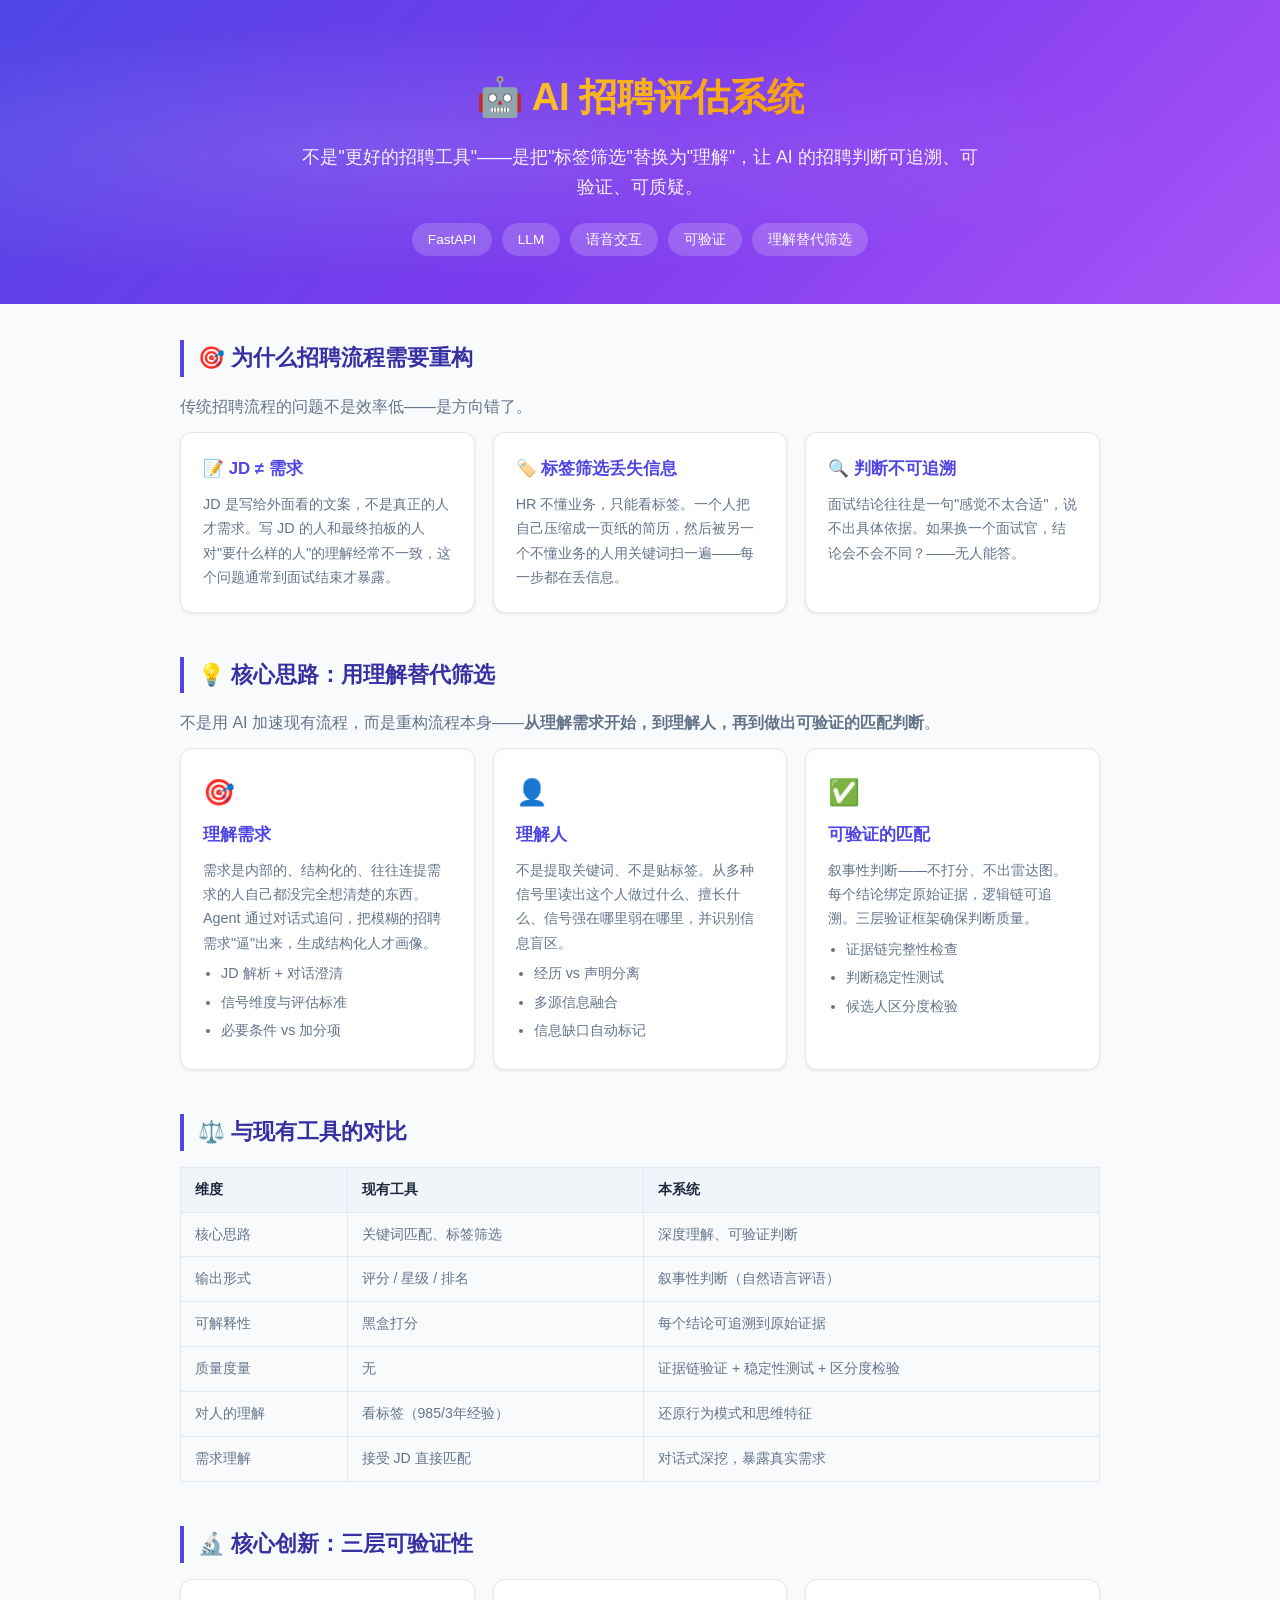
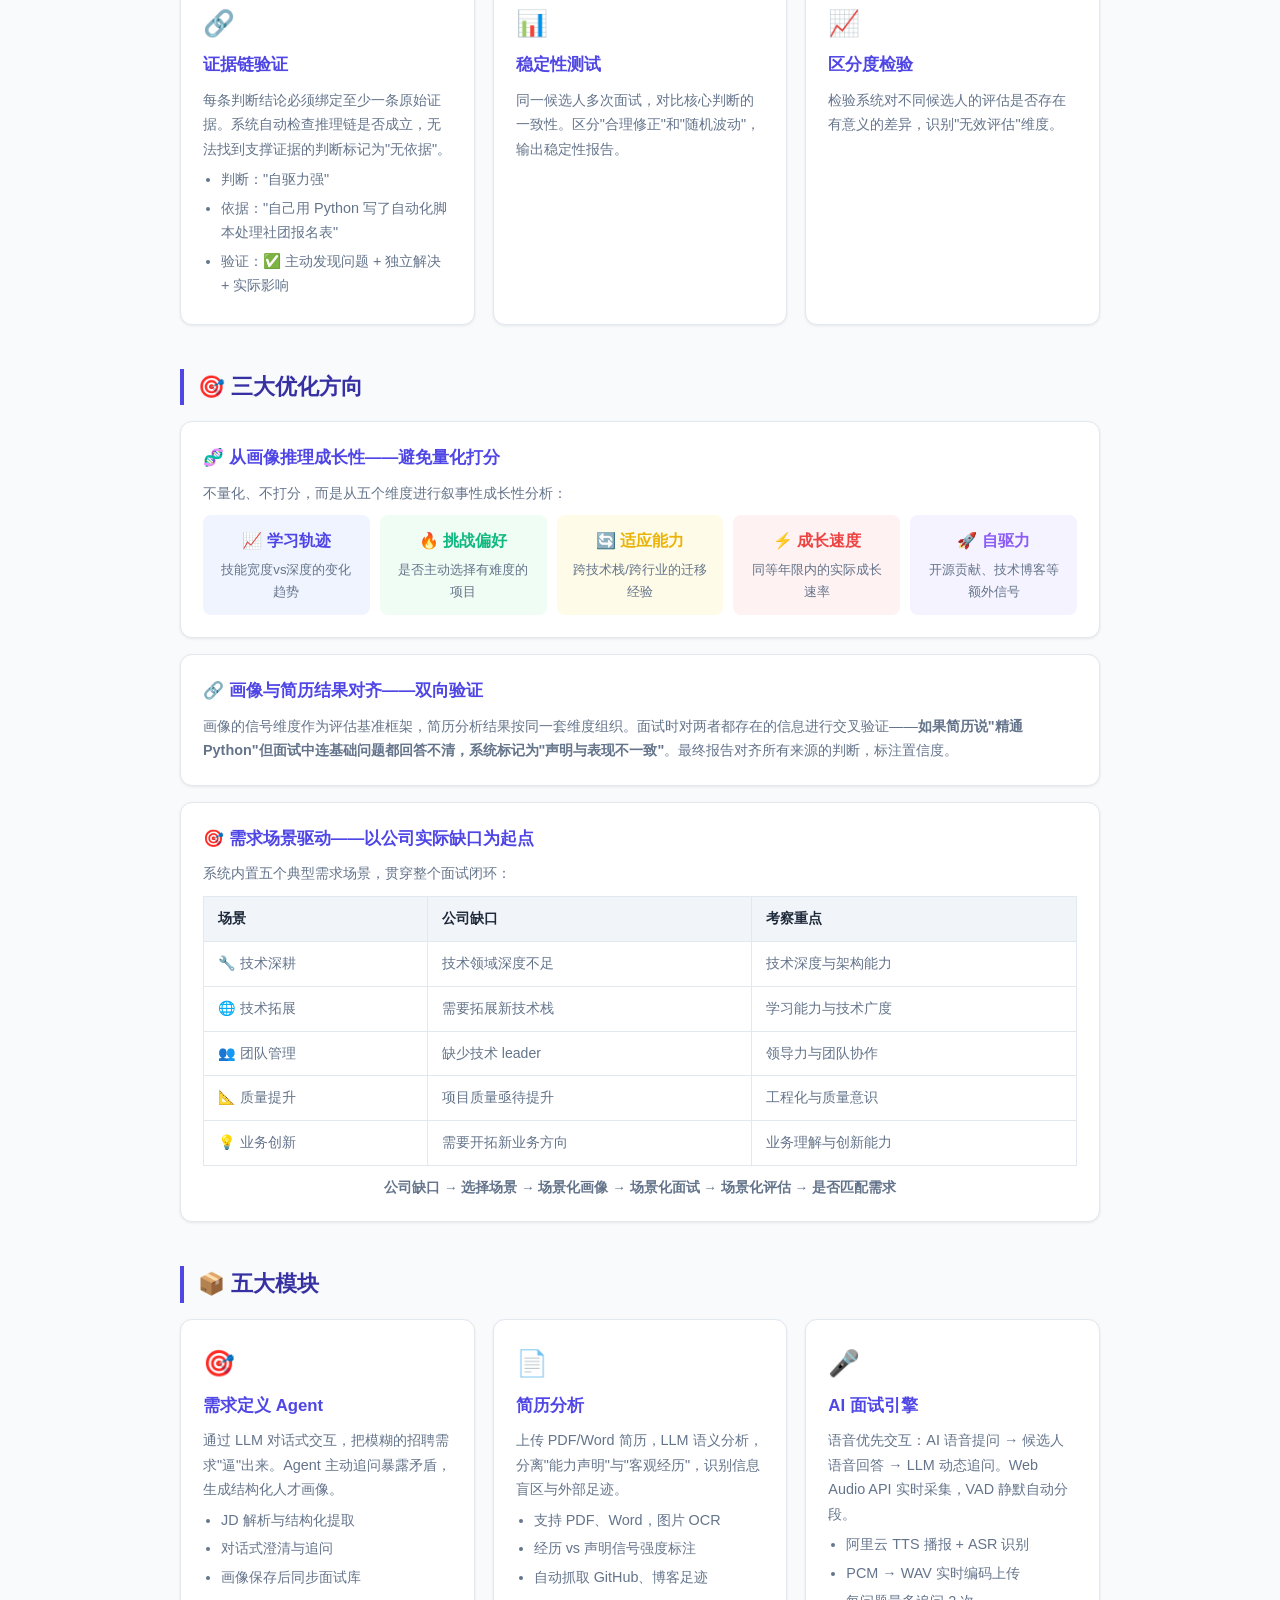
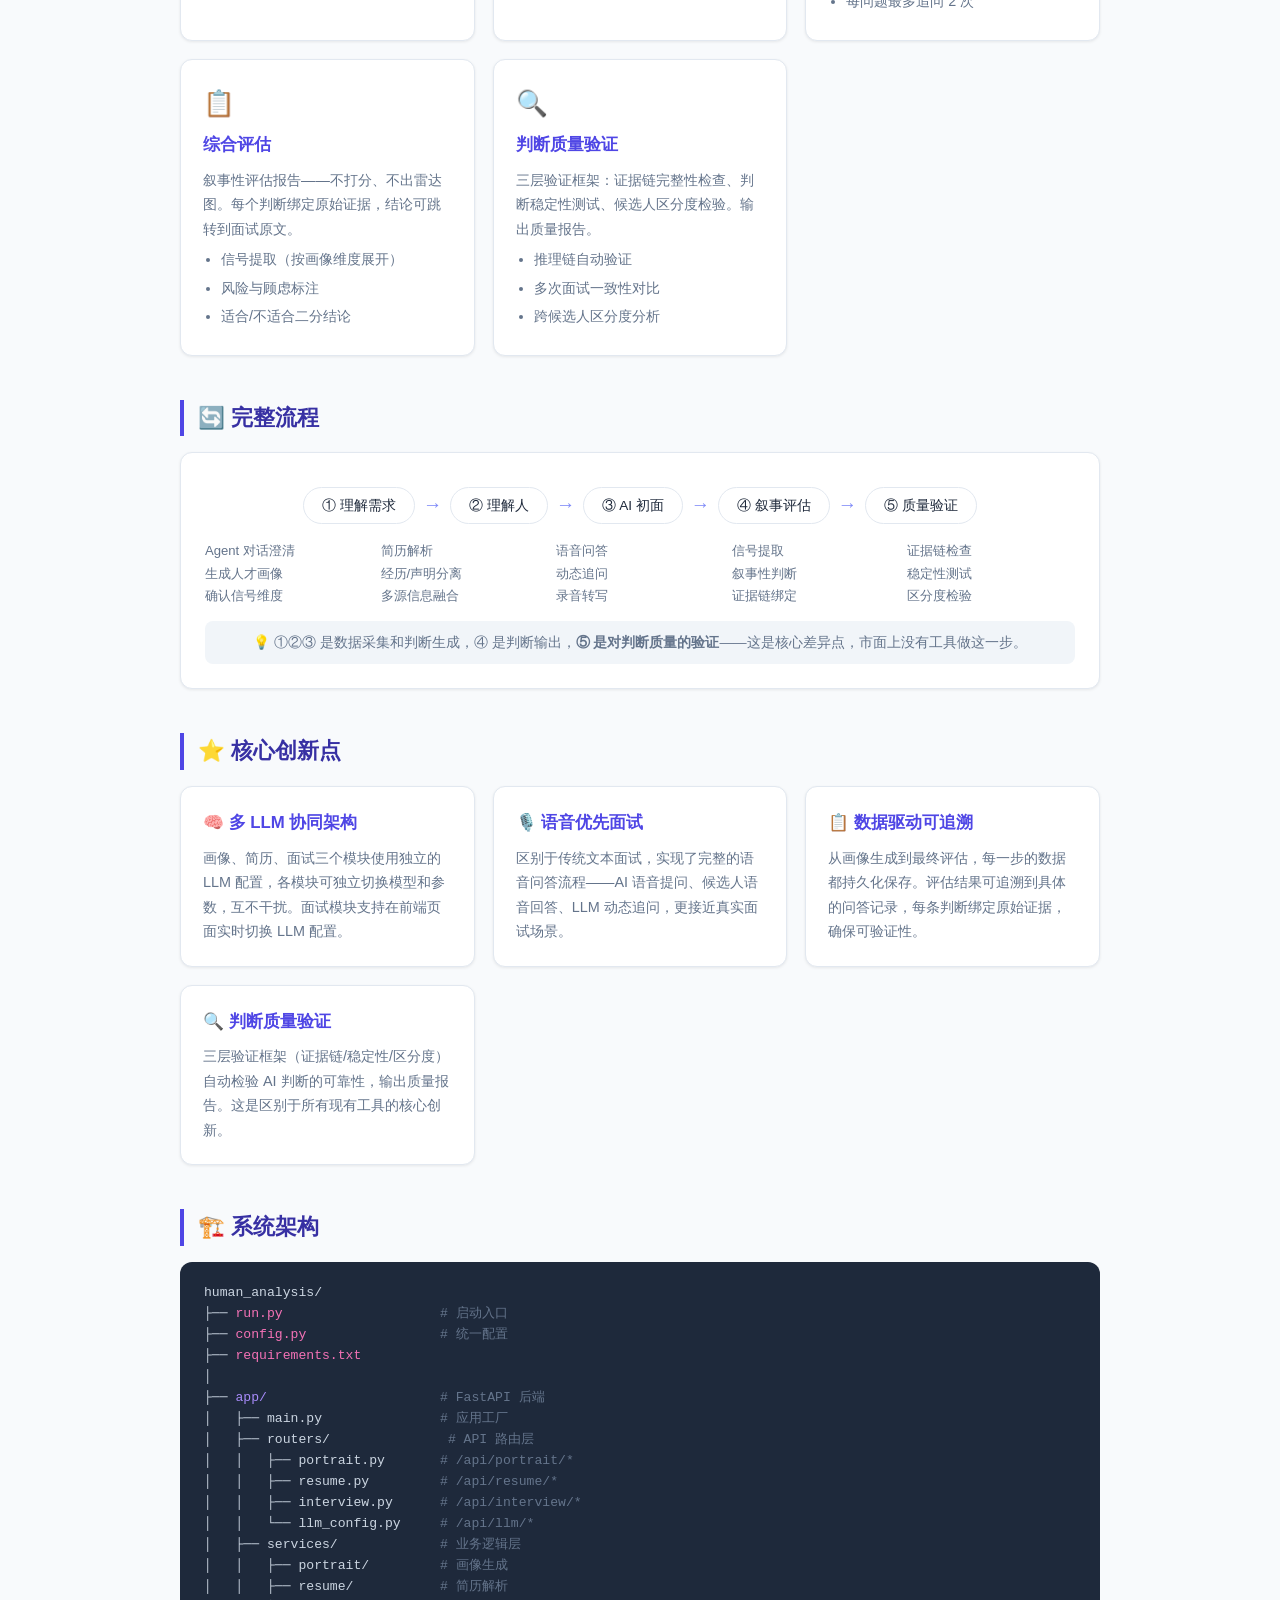
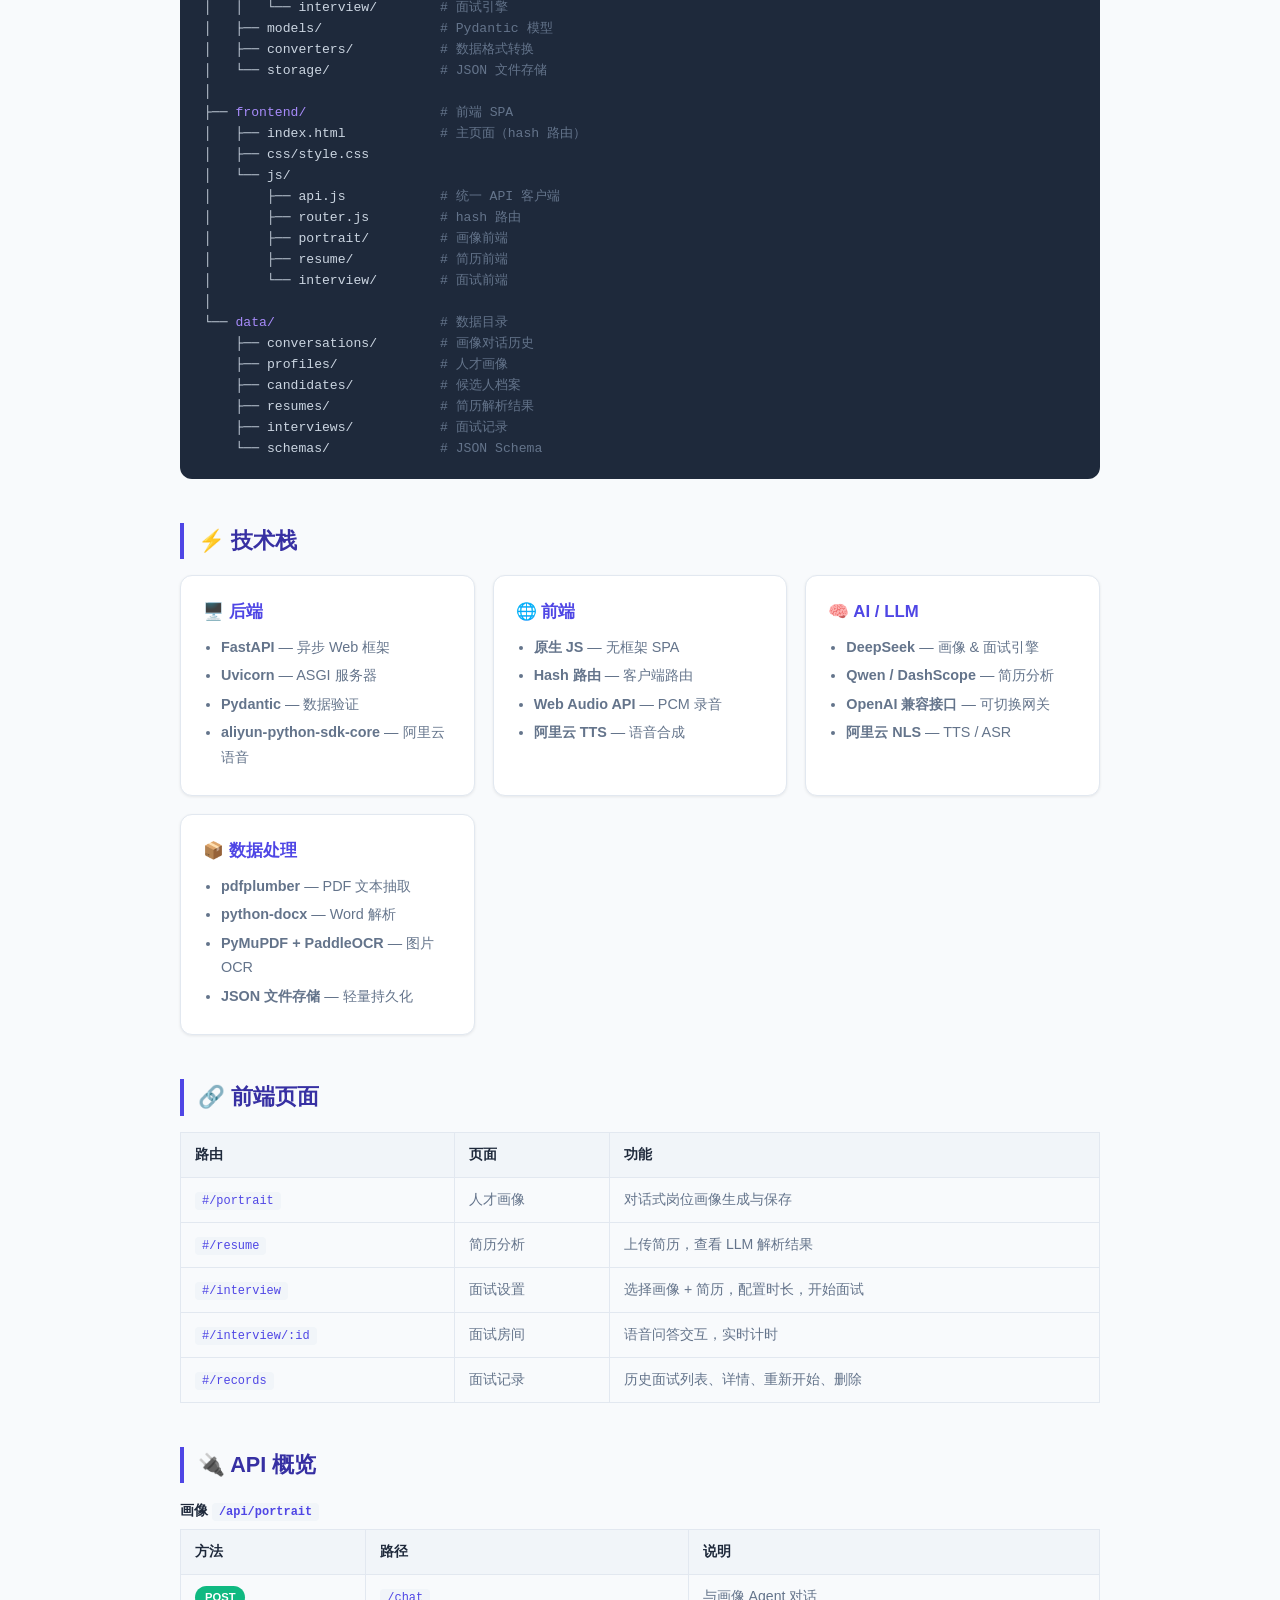
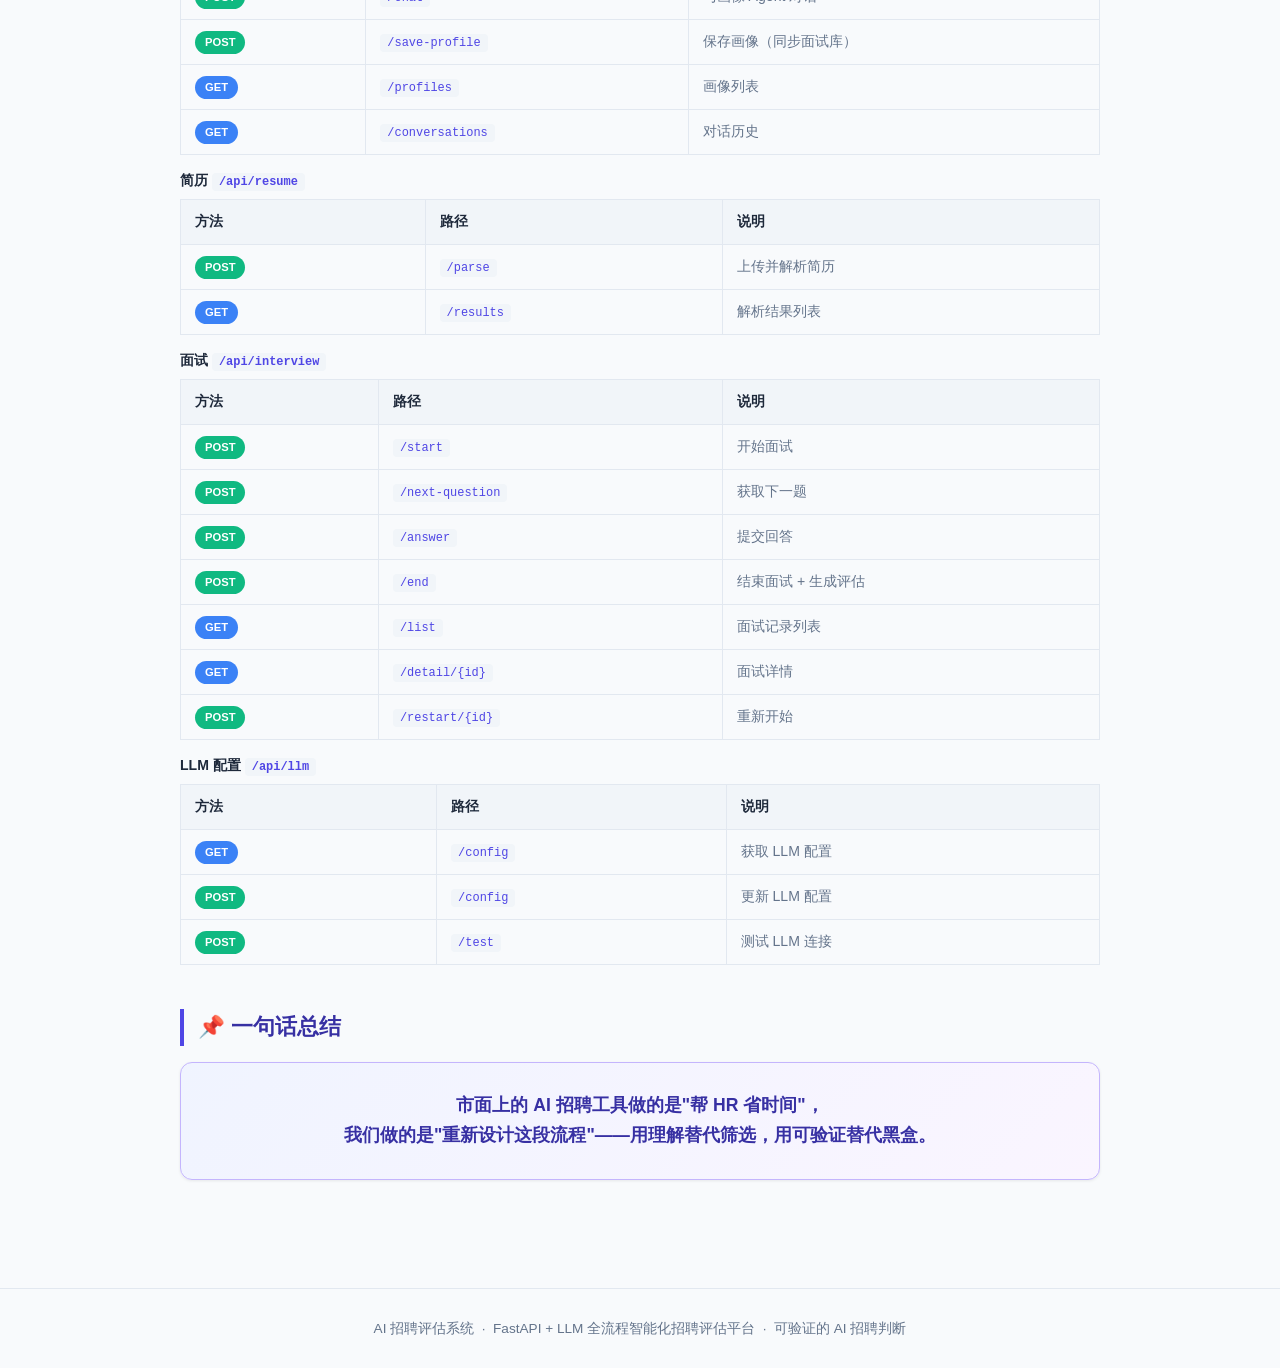
<file: README.html>
<!DOCTYPE html>
<html lang="zh-CN">
<head>
  <meta charset="UTF-8">
  <meta name="viewport" content="width=device-width, initial-scale=1.0">
  <title>AI 招聘评估系统 - 项目介绍</title>
  <style>
    :root {
      --primary: #4f46e5;
      --primary-light: #818cf8;
      --primary-dark: #3730a3;
      --bg: #f8fafc;
      --card: #ffffff;
      --text: #1e293b;
      --text-muted: #64748b;
      --border: #e2e8f0;
      --radius: 12px;
      --shadow: 0 1px 3px rgba(0,0,0,.08);
      --shadow-lg: 0 10px 25px rgba(0,0,0,.1);
    }
    * { margin: 0; padding: 0; box-sizing: border-box; }
    body {
      font-family: -apple-system, BlinkMacSystemFont, "Segoe UI", Roboto, "Noto Sans SC", sans-serif;
      background: var(--bg);
      color: var(--text);
      line-height: 1.7;
    }
    .hero {
      background: linear-gradient(135deg, #4f46e5 0%, #7c3aed 50%, #a855f7 100%);
      color: #fff;
      padding: 64px 24px 48px;
      text-align: center;
      position: relative;
      overflow: hidden;
    }
    .hero::before {
      content: '';
      position: absolute;
      inset: 0;
      background: radial-gradient(ellipse at 30% 50%, rgba(255,255,255,.12) 0%, transparent 60%);
    }
    .hero h1 {
      font-size: 2.4rem;
      font-weight: 800;
      position: relative;
      letter-spacing: -.5px;
    }
    .hero h1 span { background: linear-gradient(90deg, #fbbf24, #f59e0b); -webkit-background-clip: text; -webkit-text-fill-color: transparent; }
    .hero .subtitle {
      font-size: 1.1rem;
      opacity: .92;
      max-width: 680px;
      margin: 14px auto 0;
      position: relative;
    }
    .hero .tags {
      margin-top: 20px;
      display: flex;
      justify-content: center;
      gap: 10px;
      flex-wrap: wrap;
      position: relative;
    }
    .hero .tags span {
      background: rgba(255,255,255,.18);
      backdrop-filter: blur(4px);
      padding: 5px 16px;
      border-radius: 999px;
      font-size: .85rem;
      font-weight: 500;
    }
    .container { max-width: 960px; margin: 0 auto; padding: 36px 20px 64px; }
    section { margin-bottom: 44px; }
    section h2 {
      font-size: 1.35rem;
      font-weight: 700;
      color: var(--primary-dark);
      border-left: 4px solid var(--primary);
      padding-left: 14px;
      margin-bottom: 16px;
    }
    .card-grid {
      display: grid;
      grid-template-columns: repeat(auto-fit, minmax(270px, 1fr));
      gap: 18px;
    }
    .card {
      background: var(--card);
      border: 1px solid var(--border);
      border-radius: var(--radius);
      padding: 22px;
      box-shadow: var(--shadow);
      transition: box-shadow .25s, transform .25s;
    }
    .card:hover { box-shadow: var(--shadow-lg); transform: translateY(-3px); }
    .card .icon { font-size: 1.6rem; margin-bottom: 6px; }
    .card h3 { font-size: 1.05rem; color: var(--primary); margin-bottom: 8px; }
    .card p, .card li { font-size: .9rem; color: var(--text-muted); }
    .card ul { padding-left: 18px; margin-top: 6px; }
    .card ul li { margin-bottom: 4px; }

    .arch-box {
      background: #1e293b;
      color: #cbd5e1;
      border-radius: var(--radius);
      padding: 20px 24px;
      font-family: "JetBrains Mono", "Fira Code", "Consolas", monospace;
      font-size: .82rem;
      line-height: 1.6;
      overflow-x: auto;
      white-space: pre;
    }
    .arch-box .hl { color: #a78bfa; }
    .arch-box .cm { color: #64748b; }
    .arch-box .gr { color: #34d399; }
    .arch-box .pk { color: #f472b6; }

    table {
      width: 100%;
      border-collapse: collapse;
      font-size: .88rem;
    }
    th, td {
      border: 1px solid var(--border);
      padding: 10px 14px;
      text-align: left;
    }
    th { background: #f1f5f9; font-weight: 600; }
    td { color: var(--text-muted); }
    tr:hover td { background: #f8fafc; }
    code {
      background: #f1f5f9;
      padding: 2px 7px;
      border-radius: 4px;
      font-size: .85em;
      color: var(--primary);
      font-family: "JetBrains Mono", monospace;
    }
    .badge {
      display: inline-block;
      font-size: .7rem;
      font-weight: 600;
      padding: 2px 10px;
      border-radius: 999px;
      color: #fff;
      margin-right: 3px;
    }
    .badge.get { background: #3b82f6; }
    .badge.post { background: #10b981; }
    .flow-steps {
      display: flex;
      align-items: center;
      justify-content: center;
      gap: 8px;
      flex-wrap: wrap;
      margin: 10px 0 4px;
    }
    .flow-steps .step {
      background: var(--card);
      border: 1px solid var(--border);
      border-radius: 999px;
      padding: 6px 18px;
      font-size: .85rem;
      font-weight: 500;
      color: var(--text);
    }
    .flow-steps .arrow { color: var(--primary-light); font-size: 1.2rem; }
    footer {
      text-align: center;
      padding: 28px;
      color: var(--text-muted);
      font-size: .85rem;
      border-top: 1px solid var(--border);
    }
    @media (max-width: 640px) {
      .hero h1 { font-size: 1.6rem; }
      .container { padding: 24px 14px 40px; }
    }
  </style>
</head>
<body>

<div class="hero">
  <h1>🤖 <span>AI 招聘评估系统</span></h1>
  <p class="subtitle">不是"更好的招聘工具"——是把"标签筛选"替换为"理解"，让 AI 的招聘判断可追溯、可验证、可质疑。</p>
  <div class="tags">
    <span>FastAPI</span>
    <span>LLM</span>
    <span>语音交互</span>
    <span>可验证</span>
    <span>理解替代筛选</span>
  </div>
</div>

<div class="container">

  <!-- 项目背景 -->
  <section>
    <h2>🎯 为什么招聘流程需要重构</h2>
    <p style="color:var(--text-muted);margin-bottom:12px;">
      传统招聘流程的问题不是效率低——是方向错了。
    </p>
    <div class="card-grid">
      <div class="card">
        <h3>📝 JD ≠ 需求</h3>
        <p>JD 是写给外面看的文案，不是真正的人才需求。写 JD 的人和最终拍板的人对"要什么样的人"的理解经常不一致，这个问题通常到面试结束才暴露。</p>
      </div>
      <div class="card">
        <h3>🏷️ 标签筛选丢失信息</h3>
        <p>HR 不懂业务，只能看标签。一个人把自己压缩成一页纸的简历，然后被另一个不懂业务的人用关键词扫一遍——每一步都在丢信息。</p>
      </div>
      <div class="card">
        <h3>🔍 判断不可追溯</h3>
        <p>面试结论往往是一句"感觉不太合适"，说不出具体依据。如果换一个面试官，结论会不会不同？——无人能答。</p>
      </div>
    </div>
  </section>

  <!-- 核心思路 -->
  <section>
    <h2>💡 核心思路：用理解替代筛选</h2>
    <p style="color:var(--text-muted);margin-bottom:12px;">
      不是用 AI 加速现有流程，而是重构流程本身——<strong>从理解需求开始，到理解人，再到做出可验证的匹配判断</strong>。
    </p>
    <div class="card-grid">
      <div class="card">
        <div class="icon">🎯</div>
        <h3>理解需求</h3>
        <p>需求是内部的、结构化的、往往连提需求的人自己都没完全想清楚的东西。Agent 通过对话式追问，把模糊的招聘需求"逼"出来，生成结构化人才画像。</p>
        <ul>
          <li>JD 解析 + 对话澄清</li>
          <li>信号维度与评估标准</li>
          <li>必要条件 vs 加分项</li>
        </ul>
      </div>
      <div class="card">
        <div class="icon">👤</div>
        <h3>理解人</h3>
        <p>不是提取关键词、不是贴标签。从多种信号里读出这个人做过什么、擅长什么、信号强在哪里弱在哪里，并识别信息盲区。</p>
        <ul>
          <li>经历 vs 声明分离</li>
          <li>多源信息融合</li>
          <li>信息缺口自动标记</li>
        </ul>
      </div>
      <div class="card">
        <div class="icon">✅</div>
        <h3>可验证的匹配</h3>
        <p>叙事性判断——不打分、不出雷达图。每个结论绑定原始证据，逻辑链可追溯。三层验证框架确保判断质量。</p>
        <ul>
          <li>证据链完整性检查</li>
          <li>判断稳定性测试</li>
          <li>候选人区分度检验</li>
        </ul>
      </div>
    </div>
  </section>

  <!-- 对比 -->
  <section>
    <h2>⚖️ 与现有工具的对比</h2>
    <table>
      <thead>
        <tr><th>维度</th><th>现有工具</th><th>本系统</th></tr>
      </thead>
      <tbody>
        <tr><td>核心思路</td><td>关键词匹配、标签筛选</td><td>深度理解、可验证判断</td></tr>
        <tr><td>输出形式</td><td>评分 / 星级 / 排名</td><td>叙事性判断（自然语言评语）</td></tr>
        <tr><td>可解释性</td><td>黑盒打分</td><td>每个结论可追溯到原始证据</td></tr>
        <tr><td>质量度量</td><td>无</td><td>证据链验证 + 稳定性测试 + 区分度检验</td></tr>
        <tr><td>对人的理解</td><td>看标签（985/3年经验）</td><td>还原行为模式和思维特征</td></tr>
        <tr><td>需求理解</td><td>接受 JD 直接匹配</td><td>对话式深挖，暴露真实需求</td></tr>
      </tbody>
    </table>
  </section>

  <!-- 三层验证 -->
  <section>
    <h2>🔬 核心创新：三层可验证性</h2>
    <div class="card-grid">
      <div class="card">
        <div class="icon">🔗</div>
        <h3>证据链验证</h3>
        <p>每条判断结论必须绑定至少一条原始证据。系统自动检查推理链是否成立，无法找到支撑证据的判断标记为"无依据"。</p>
        <ul>
          <li>判断："自驱力强"</li>
          <li>依据："自己用 Python 写了自动化脚本处理社团报名表"</li>
          <li>验证：✅ 主动发现问题 + 独立解决 + 实际影响</li>
        </ul>
      </div>
      <div class="card">
        <div class="icon">📊</div>
        <h3>稳定性测试</h3>
        <p>同一候选人多次面试，对比核心判断的一致性。区分"合理修正"和"随机波动"，输出稳定性报告。</p>
      </div>
      <div class="card">
        <div class="icon">📈</div>
        <h3>区分度检验</h3>
        <p>检验系统对不同候选人的评估是否存在有意义的差异，识别"无效评估"维度。</p>
      </div>
    </div>
  </section>

  <!-- 三大优化方向 -->
  <section>
    <h2>🎯 三大优化方向</h2>

    <div class="card" style="margin-bottom:16px;">
      <h3>🧬 从画像推理成长性——避免量化打分</h3>
      <p style="color:var(--text-muted);font-size:.9rem;">
        不量化、不打分，而是从五个维度进行叙事性成长性分析：
      </p>
      <div style="display:grid;grid-template-columns:repeat(auto-fit,minmax(160px,1fr));gap:10px;margin-top:10px;">
        <div style="background:#f0f4ff;padding:12px;border-radius:8px;text-align:center;">
          <strong style="color:var(--primary);">📈 学习轨迹</strong>
          <p style="font-size:.82rem;color:var(--text-muted);margin-top:4px;">技能宽度vs深度的变化趋势</p>
        </div>
        <div style="background:#f0fdf4;padding:12px;border-radius:8px;text-align:center;">
          <strong style="color:#10b981;">🔥 挑战偏好</strong>
          <p style="font-size:.82rem;color:var(--text-muted);margin-top:4px;">是否主动选择有难度的项目</p>
        </div>
        <div style="background:#fefce8;padding:12px;border-radius:8px;text-align:center;">
          <strong style="color:#eab308;">🔄 适应能力</strong>
          <p style="font-size:.82rem;color:var(--text-muted);margin-top:4px;">跨技术栈/跨行业的迁移经验</p>
        </div>
        <div style="background:#fef2f2;padding:12px;border-radius:8px;text-align:center;">
          <strong style="color:#ef4444;">⚡ 成长速度</strong>
          <p style="font-size:.82rem;color:var(--text-muted);margin-top:4px;">同等年限内的实际成长速率</p>
        </div>
        <div style="background:#f5f3ff;padding:12px;border-radius:8px;text-align:center;">
          <strong style="color:#8b5cf6;">🚀 自驱力</strong>
          <p style="font-size:.82rem;color:var(--text-muted);margin-top:4px;">开源贡献、技术博客等额外信号</p>
        </div>
      </div>
    </div>

    <div class="card" style="margin-bottom:16px;">
      <h3>🔗 画像与简历结果对齐——双向验证</h3>
      <p style="color:var(--text-muted);font-size:.9rem;">
        画像的信号维度作为评估基准框架，简历分析结果按同一套维度组织。面试时对两者都存在的信息进行交叉验证——<strong>如果简历说"精通 Python"但面试中连基础问题都回答不清，系统标记为"声明与表现不一致"</strong>。最终报告对齐所有来源的判断，标注置信度。
      </p>
    </div>

    <div class="card">
      <h3>🎯 需求场景驱动——以公司实际缺口为起点</h3>
      <p style="color:var(--text-muted);font-size:.9rem;">
        系统内置五个典型需求场景，贯穿整个面试闭环：
      </p>
      <table style="margin-top:10px;">
        <thead><tr><th>场景</th><th>公司缺口</th><th>考察重点</th></tr></thead>
        <tbody>
          <tr><td>🔧 技术深耕</td><td>技术领域深度不足</td><td>技术深度与架构能力</td></tr>
          <tr><td>🌐 技术拓展</td><td>需要拓展新技术栈</td><td>学习能力与技术广度</td></tr>
          <tr><td>👥 团队管理</td><td>缺少技术 leader</td><td>领导力与团队协作</td></tr>
          <tr><td>📐 质量提升</td><td>项目质量亟待提升</td><td>工程化与质量意识</td></tr>
          <tr><td>💡 业务创新</td><td>需要开拓新业务方向</td><td>业务理解与创新能力</td></tr>
        </tbody>
      </table>
      <p style="color:var(--text-muted);font-size:.85rem;margin-top:10px;text-align:center;">
        <strong>公司缺口 → 选择场景 → 场景化画像 → 场景化面试 → 场景化评估 → 是否匹配需求</strong>
      </p>
    </div>
  </section>

  <!-- 五大模块 -->
  <section>
    <h2>📦 五大模块</h2>
    <div class="card-grid">
      <div class="card">
        <div class="icon">🎯</div>
        <h3>需求定义 Agent</h3>
        <p>通过 LLM 对话式交互，把模糊的招聘需求"逼"出来。Agent 主动追问暴露矛盾，生成结构化人才画像。</p>
        <ul>
          <li>JD 解析与结构化提取</li>
          <li>对话式澄清与追问</li>
          <li>画像保存后同步面试库</li>
        </ul>
      </div>
      <div class="card">
        <div class="icon">📄</div>
        <h3>简历分析</h3>
        <p>上传 PDF/Word 简历，LLM 语义分析，分离"能力声明"与"客观经历"，识别信息盲区与外部足迹。</p>
        <ul>
          <li>支持 PDF、Word，图片 OCR</li>
          <li>经历 vs 声明信号强度标注</li>
          <li>自动抓取 GitHub、博客足迹</li>
        </ul>
      </div>
      <div class="card">
        <div class="icon">🎤</div>
        <h3>AI 面试引擎</h3>
        <p>语音优先交互：AI 语音提问 → 候选人语音回答 → LLM 动态追问。Web Audio API 实时采集，VAD 静默自动分段。</p>
        <ul>
          <li>阿里云 TTS 播报 + ASR 识别</li>
          <li>PCM → WAV 实时编码上传</li>
          <li>每问题最多追问 2 次</li>
        </ul>
      </div>
      <div class="card">
        <div class="icon">📋</div>
        <h3>综合评估</h3>
        <p>叙事性评估报告——不打分、不出雷达图。每个判断绑定原始证据，结论可跳转到面试原文。</p>
        <ul>
          <li>信号提取（按画像维度展开）</li>
          <li>风险与顾虑标注</li>
          <li>适合/不适合二分结论</li>
        </ul>
      </div>
      <div class="card">
        <div class="icon">🔍</div>
        <h3>判断质量验证</h3>
        <p>三层验证框架：证据链完整性检查、判断稳定性测试、候选人区分度检验。输出质量报告。</p>
        <ul>
          <li>推理链自动验证</li>
          <li>多次面试一致性对比</li>
          <li>跨候选人区分度分析</li>
        </ul>
      </div>
    </div>
  </section>

  <!-- 五阶段流程 -->
  <section>
    <h2>🔄 完整流程</h2>
    <div class="card" style="text-align:center;padding:24px;">
      <div class="flow-steps">
        <span class="step">① 理解需求</span>
        <span class="arrow">→</span>
        <span class="step">② 理解人</span>
        <span class="arrow">→</span>
        <span class="step">③ AI 初面</span>
        <span class="arrow">→</span>
        <span class="step">④ 叙事评估</span>
        <span class="arrow">→</span>
        <span class="step">⑤ 质量验证</span>
      </div>
      <div style="display:grid;grid-template-columns:repeat(5,1fr);gap:8px;margin-top:16px;text-align:left;font-size:.82rem;color:var(--text-muted);">
        <div>Agent 对话澄清<br>生成人才画像<br>确认信号维度</div>
        <div>简历解析<br>经历/声明分离<br>多源信息融合</div>
        <div>语音问答<br>动态追问<br>录音转写</div>
        <div>信号提取<br>叙事性判断<br>证据链绑定</div>
        <div>证据链检查<br>稳定性测试<br>区分度检验</div>
      </div>
      <p style="color:var(--text-muted);font-size:.85rem;margin-top:14px;background:#f1f5f9;padding:10px 16px;border-radius:8px;">
        💡 ①②③ 是数据采集和判断生成，④ 是判断输出，<strong>⑤ 是对判断质量的验证</strong>——这是核心差异点，市面上没有工具做这一步。
      </p>
    </div>
  </section>

  <!-- 创新点 -->
  <section>
    <h2>⭐ 核心创新点</h2>
    <div class="card-grid">
      <div class="card">
        <h3>🧠 多 LLM 协同架构</h3>
        <p>画像、简历、面试三个模块使用独立的 LLM 配置，各模块可独立切换模型和参数，互不干扰。面试模块支持在前端页面实时切换 LLM 配置。</p>
      </div>
      <div class="card">
        <h3>🎙️ 语音优先面试</h3>
        <p>区别于传统文本面试，实现了完整的语音问答流程——AI 语音提问、候选人语音回答、LLM 动态追问，更接近真实面试场景。</p>
      </div>
      <div class="card">
        <h3>📋 数据驱动可追溯</h3>
        <p>从画像生成到最终评估，每一步的数据都持久化保存。评估结果可追溯到具体的问答记录，每条判断绑定原始证据，确保可验证性。</p>
      </div>
      <div class="card">
        <h3>🔍 判断质量验证</h3>
        <p>三层验证框架（证据链/稳定性/区分度）自动检验 AI 判断的可靠性，输出质量报告。这是区别于所有现有工具的核心创新。</p>
      </div>
    </div>
  </section>

  <!-- 系统架构 -->
  <section>
    <h2>🏗️ 系统架构</h2>
    <div class="arch-box">human_analysis/
├── <span class="pk">run.py</span>                    <span class="cm"># 启动入口</span>
├── <span class="pk">config.py</span>                 <span class="cm"># 统一配置</span>
├── <span class="pk">requirements.txt</span>
│
├── <span class="hl">app/</span>                      <span class="cm"># FastAPI 后端</span>
│   ├── main.py               <span class="cm"># 应用工厂</span>
│   ├── routers/               <span class="cm"># API 路由层</span>
│   │   ├── portrait.py       <span class="cm"># /api/portrait/*</span>
│   │   ├── resume.py         <span class="cm"># /api/resume/*</span>
│   │   ├── interview.py      <span class="cm"># /api/interview/*</span>
│   │   └── llm_config.py     <span class="cm"># /api/llm/*</span>
│   ├── services/             <span class="cm"># 业务逻辑层</span>
│   │   ├── portrait/         <span class="cm"># 画像生成</span>
│   │   ├── resume/           <span class="cm"># 简历解析</span>
│   │   └── interview/        <span class="cm"># 面试引擎</span>
│   ├── models/               <span class="cm"># Pydantic 模型</span>
│   ├── converters/           <span class="cm"># 数据格式转换</span>
│   └── storage/              <span class="cm"># JSON 文件存储</span>
│
├── <span class="hl">frontend/</span>                 <span class="cm"># 前端 SPA</span>
│   ├── index.html            <span class="cm"># 主页面（hash 路由）</span>
│   ├── css/style.css
│   └── js/
│       ├── api.js            <span class="cm"># 统一 API 客户端</span>
│       ├── router.js         <span class="cm"># hash 路由</span>
│       ├── portrait/         <span class="cm"># 画像前端</span>
│       ├── resume/           <span class="cm"># 简历前端</span>
│       └── interview/        <span class="cm"># 面试前端</span>
│
└── <span class="hl">data/</span>                     <span class="cm"># 数据目录</span>
    ├── conversations/        <span class="cm"># 画像对话历史</span>
    ├── profiles/             <span class="cm"># 人才画像</span>
    ├── candidates/           <span class="cm"># 候选人档案</span>
    ├── resumes/              <span class="cm"># 简历解析结果</span>
    ├── interviews/           <span class="cm"># 面试记录</span>
    └── schemas/              <span class="cm"># JSON Schema</span>
</div>
  </section>

  <!-- 技术栈 -->
  <section>
    <h2>⚡ 技术栈</h2>
    <div class="card-grid">
      <div class="card">
        <h3>🖥️ 后端</h3>
        <ul>
          <li><strong>FastAPI</strong> — 异步 Web 框架</li>
          <li><strong>Uvicorn</strong> — ASGI 服务器</li>
          <li><strong>Pydantic</strong> — 数据验证</li>
          <li><strong>aliyun-python-sdk-core</strong> — 阿里云语音</li>
        </ul>
      </div>
      <div class="card">
        <h3>🌐 前端</h3>
        <ul>
          <li><strong>原生 JS</strong> — 无框架 SPA</li>
          <li><strong>Hash 路由</strong> — 客户端路由</li>
          <li><strong>Web Audio API</strong> — PCM 录音</li>
          <li><strong>阿里云 TTS</strong> — 语音合成</li>
        </ul>
      </div>
      <div class="card">
        <h3>🧠 AI / LLM</h3>
        <ul>
          <li><strong>DeepSeek</strong> — 画像 & 面试引擎</li>
          <li><strong>Qwen / DashScope</strong> — 简历分析</li>
          <li><strong>OpenAI 兼容接口</strong> — 可切换网关</li>
          <li><strong>阿里云 NLS</strong> — TTS / ASR</li>
        </ul>
      </div>
      <div class="card">
        <h3>📦 数据处理</h3>
        <ul>
          <li><strong>pdfplumber</strong> — PDF 文本抽取</li>
          <li><strong>python-docx</strong> — Word 解析</li>
          <li><strong>PyMuPDF + PaddleOCR</strong> — 图片 OCR</li>
          <li><strong>JSON 文件存储</strong> — 轻量持久化</li>
        </ul>
      </div>
    </div>
  </section>

  <!-- 前端路由 -->
  <section>
    <h2>🔗 前端页面</h2>
    <table>
      <thead>
        <tr><th>路由</th><th>页面</th><th>功能</th></tr>
      </thead>
      <tbody>
        <tr><td><code>#/portrait</code></td><td>人才画像</td><td>对话式岗位画像生成与保存</td></tr>
        <tr><td><code>#/resume</code></td><td>简历分析</td><td>上传简历，查看 LLM 解析结果</td></tr>
        <tr><td><code>#/interview</code></td><td>面试设置</td><td>选择画像 + 简历，配置时长，开始面试</td></tr>
        <tr><td><code>#/interview/:id</code></td><td>面试房间</td><td>语音问答交互，实时计时</td></tr>
        <tr><td><code>#/records</code></td><td>面试记录</td><td>历史面试列表、详情、重新开始、删除</td></tr>
      </tbody>
    </table>
  </section>

  <!-- API 概览 -->
  <section>
    <h2>🔌 API 概览</h2>

    <table style="margin-bottom:14px;">
      <caption style="caption-side:top;text-align:left;font-weight:600;margin-bottom:6px;">画像 <code>/api/portrait</code></caption>
      <thead><tr><th>方法</th><th>路径</th><th>说明</th></tr></thead>
      <tbody>
        <tr><td><span class="badge post">POST</span></td><td><code>/chat</code></td><td>与画像 Agent 对话</td></tr>
        <tr><td><span class="badge post">POST</span></td><td><code>/save-profile</code></td><td>保存画像（同步面试库）</td></tr>
        <tr><td><span class="badge get">GET</span></td><td><code>/profiles</code></td><td>画像列表</td></tr>
        <tr><td><span class="badge get">GET</span></td><td><code>/conversations</code></td><td>对话历史</td></tr>
      </tbody>
    </table>

    <table style="margin-bottom:14px;">
      <caption style="caption-side:top;text-align:left;font-weight:600;margin-bottom:6px;">简历 <code>/api/resume</code></caption>
      <thead><tr><th>方法</th><th>路径</th><th>说明</th></tr></thead>
      <tbody>
        <tr><td><span class="badge post">POST</span></td><td><code>/parse</code></td><td>上传并解析简历</td></tr>
        <tr><td><span class="badge get">GET</span></td><td><code>/results</code></td><td>解析结果列表</td></tr>
      </tbody>
    </table>

    <table style="margin-bottom:14px;">
      <caption style="caption-side:top;text-align:left;font-weight:600;margin-bottom:6px;">面试 <code>/api/interview</code></caption>
      <thead><tr><th>方法</th><th>路径</th><th>说明</th></tr></thead>
      <tbody>
        <tr><td><span class="badge post">POST</span></td><td><code>/start</code></td><td>开始面试</td></tr>
        <tr><td><span class="badge post">POST</span></td><td><code>/next-question</code></td><td>获取下一题</td></tr>
        <tr><td><span class="badge post">POST</span></td><td><code>/answer</code></td><td>提交回答</td></tr>
        <tr><td><span class="badge post">POST</span></td><td><code>/end</code></td><td>结束面试 + 生成评估</td></tr>
        <tr><td><span class="badge get">GET</span></td><td><code>/list</code></td><td>面试记录列表</td></tr>
        <tr><td><span class="badge get">GET</span></td><td><code>/detail/{id}</code></td><td>面试详情</td></tr>
        <tr><td><span class="badge post">POST</span></td><td><code>/restart/{id}</code></td><td>重新开始</td></tr>
      </tbody>
    </table>

    <table>
      <caption style="caption-side:top;text-align:left;font-weight:600;margin-bottom:6px;">LLM 配置 <code>/api/llm</code></caption>
      <thead><tr><th>方法</th><th>路径</th><th>说明</th></tr></thead>
      <tbody>
        <tr><td><span class="badge get">GET</span></td><td><code>/config</code></td><td>获取 LLM 配置</td></tr>
        <tr><td><span class="badge post">POST</span></td><td><code>/config</code></td><td>更新 LLM 配置</td></tr>
        <tr><td><span class="badge post">POST</span></td><td><code>/test</code></td><td>测试 LLM 连接</td></tr>
      </tbody>
    </table>
  </section>

  <!-- 总结 -->
  <section>
    <h2>📌 一句话总结</h2>
    <div class="card" style="background:linear-gradient(135deg,#f0f4ff,#faf5ff);border-color:#c4b5fd;text-align:center;padding:28px;">
      <p style="font-size:1.1rem;font-weight:600;color:var(--primary-dark);">
        市面上的 AI 招聘工具做的是"帮 HR 省时间"，
      </p>
      <p style="font-size:1.1rem;font-weight:600;color:var(--primary-dark);">
        我们做的是<strong>"重新设计这段流程"</strong>——用理解替代筛选，用可验证替代黑盒。
      </p>
    </div>
  </section>

</div>

<footer>
  AI 招聘评估系统 &nbsp;·&nbsp; FastAPI + LLM 全流程智能化招聘评估平台 &nbsp;·&nbsp; 可验证的 AI 招聘判断
</footer>

</body>
</html>
</file>
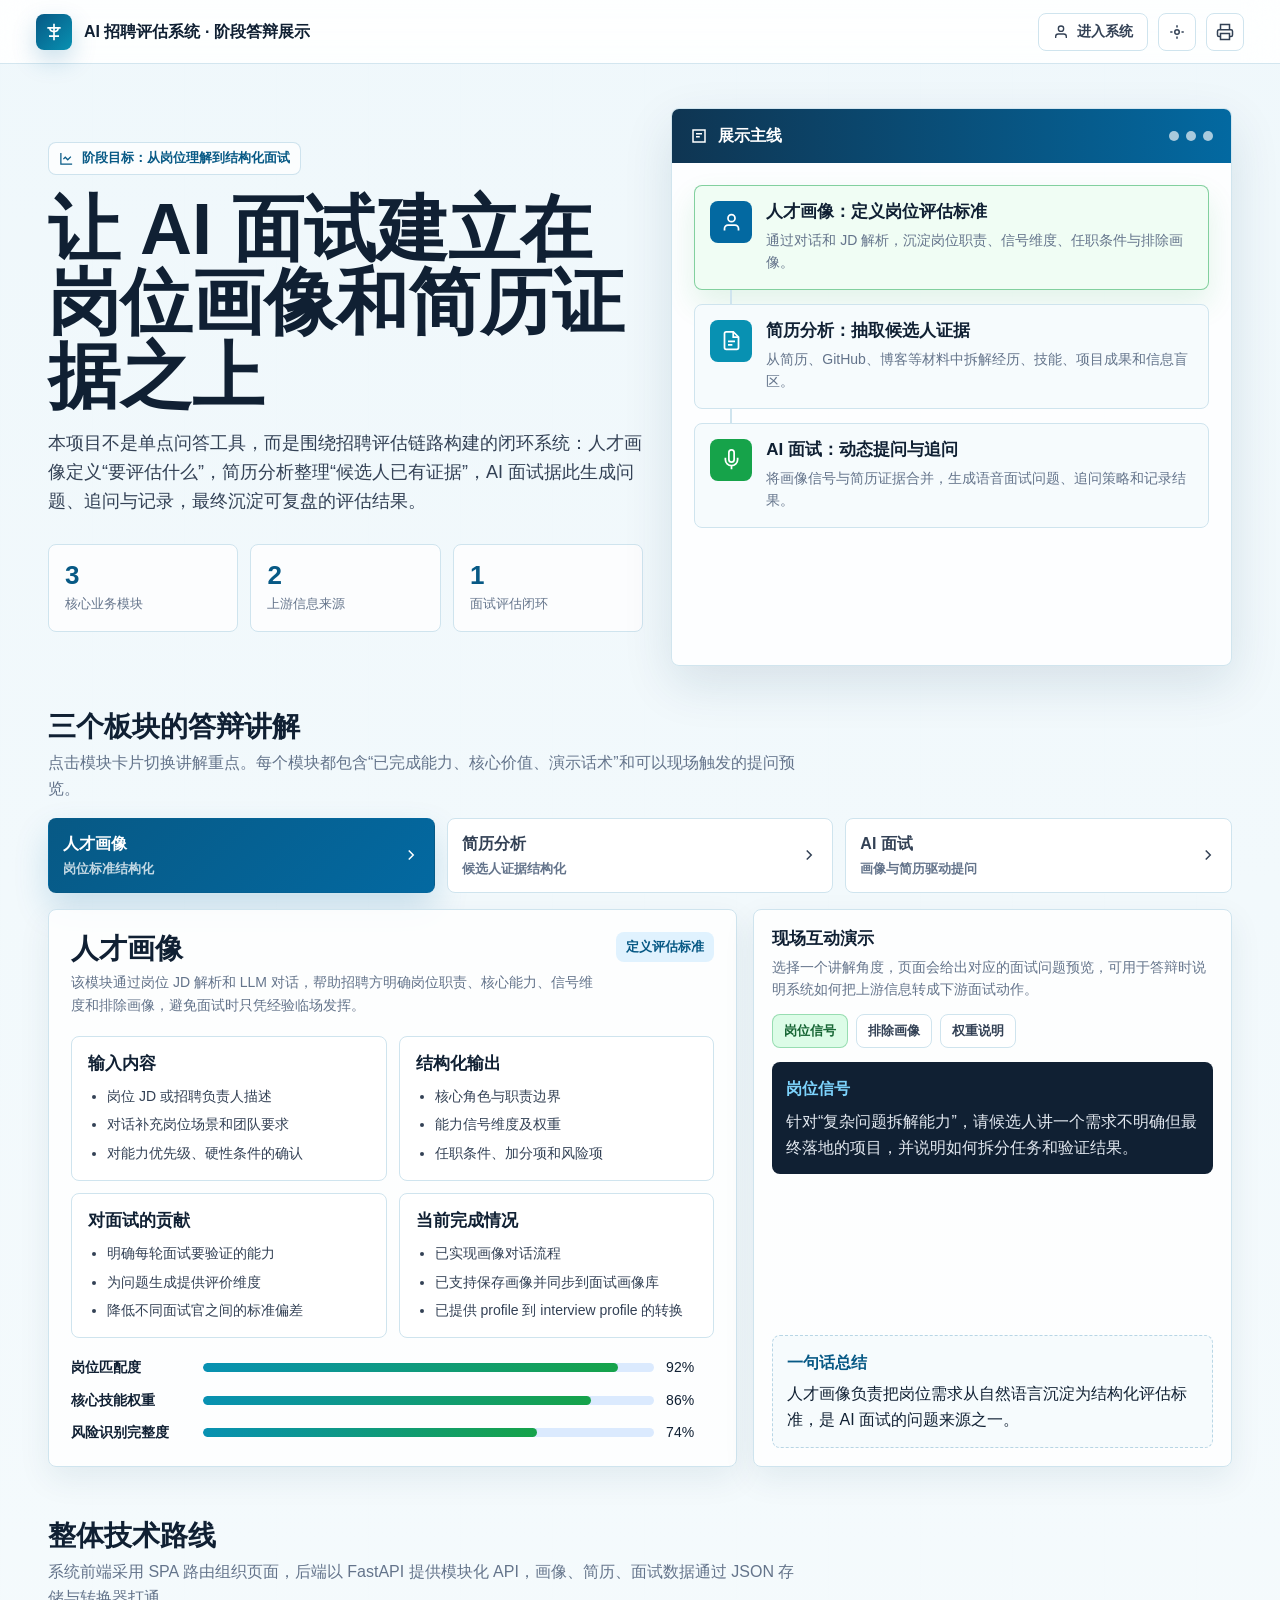
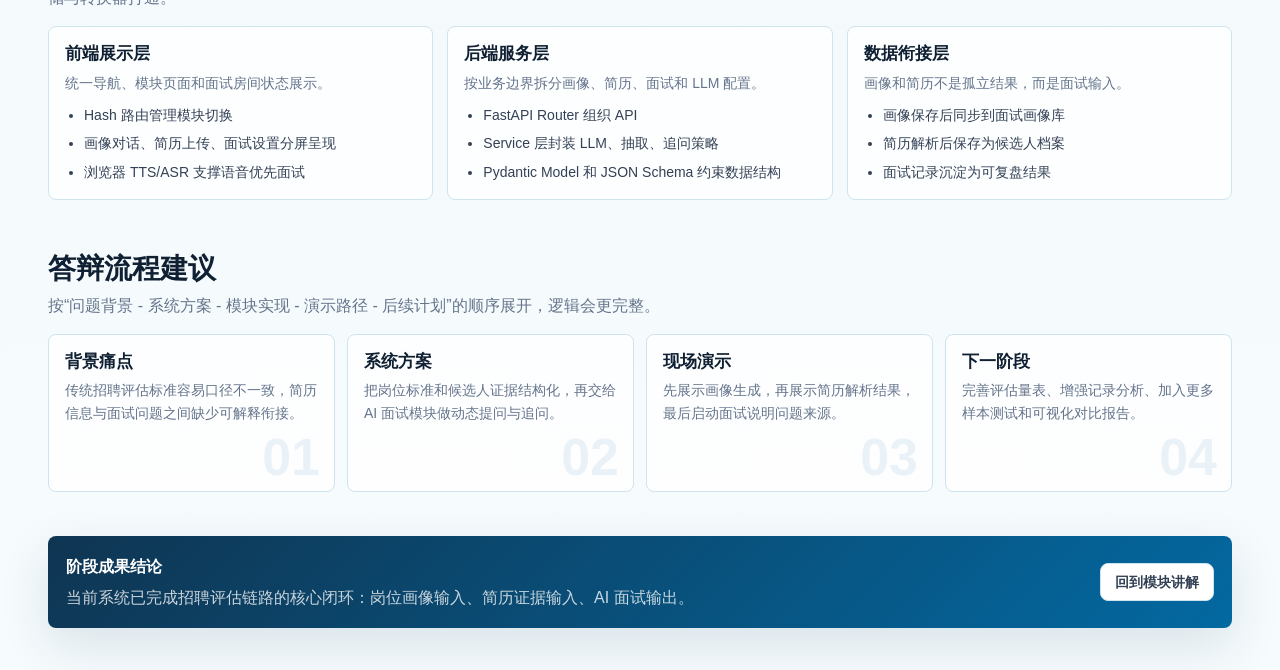
<file: frontend/defense.html>
<!DOCTYPE html>
<html lang="zh-CN">
<head>
  <meta charset="UTF-8">
  <meta name="viewport" content="width=device-width, initial-scale=1.0">
  <title>AI 招聘评估系统 - 阶段答辩展示</title>
  <style>
    :root {
      --bg: #eef7fb;
      --surface: #ffffff;
      --surface-soft: #f6fbfd;
      --ink: #102033;
      --text: #334155;
      --muted: #64748b;
      --line: #cfe4ee;
      --blue: #0369a1;
      --blue-dark: #075985;
      --cyan: #0891b2;
      --green: #16a34a;
      --amber: #d97706;
      --red: #dc2626;
      --shadow: 0 18px 50px rgba(15, 61, 89, 0.12);
      --radius: 8px;
    }

    * {
      box-sizing: border-box;
    }

    html {
      scroll-behavior: smooth;
    }

    body {
      margin: 0;
      min-height: 100vh;
      color: var(--ink);
      background:
        linear-gradient(180deg, rgba(238, 247, 251, 0.92), rgba(246, 251, 253, 0.98)),
        repeating-linear-gradient(90deg, rgba(3, 105, 161, 0.05) 0 1px, transparent 1px 92px);
      font-family: "Inter", "PingFang SC", "Microsoft YaHei", Arial, sans-serif;
      line-height: 1.6;
    }

    button,
    input {
      font: inherit;
    }

    .topbar {
      position: sticky;
      top: 0;
      z-index: 20;
      height: 64px;
      display: flex;
      align-items: center;
      justify-content: space-between;
      gap: 20px;
      padding: 0 36px;
      background: rgba(255, 255, 255, 0.88);
      border-bottom: 1px solid rgba(207, 228, 238, 0.9);
      backdrop-filter: blur(16px);
    }

    .brand {
      display: flex;
      align-items: center;
      gap: 12px;
      min-width: 0;
      font-weight: 800;
      letter-spacing: 0;
    }

    .brand-mark {
      width: 36px;
      height: 36px;
      display: grid;
      place-items: center;
      color: #fff;
      background: linear-gradient(135deg, var(--blue-dark), var(--cyan));
      border-radius: 8px;
      box-shadow: 0 10px 24px rgba(3, 105, 161, 0.22);
      flex: 0 0 auto;
    }

    .brand span:last-child {
      overflow: hidden;
      text-overflow: ellipsis;
      white-space: nowrap;
    }

    .top-actions {
      display: flex;
      gap: 10px;
      align-items: center;
      flex-wrap: wrap;
      justify-content: flex-end;
    }

    .icon-btn,
    .text-btn,
    .tab-btn,
    .chip-btn {
      border: 1px solid var(--line);
      background: var(--surface);
      color: var(--text);
      cursor: pointer;
      transition: transform 160ms ease, border-color 160ms ease, background 160ms ease, color 160ms ease, box-shadow 160ms ease;
    }

    .icon-btn {
      width: 38px;
      height: 38px;
      border-radius: 8px;
      display: inline-grid;
      place-items: center;
    }

    .text-btn {
      min-height: 38px;
      padding: 0 14px;
      border-radius: 8px;
      display: inline-flex;
      align-items: center;
      gap: 8px;
      text-decoration: none;
      font-size: 14px;
      font-weight: 700;
    }

    .icon-btn:hover,
    .text-btn:hover,
    .tab-btn:hover,
    .chip-btn:hover {
      transform: translateY(-1px);
      border-color: rgba(3, 105, 161, 0.38);
      box-shadow: 0 10px 24px rgba(3, 105, 161, 0.1);
    }

    .hero {
      display: grid;
      grid-template-columns: minmax(0, 1.03fr) minmax(340px, 0.97fr);
      gap: 28px;
      max-width: 1240px;
      margin: 0 auto;
      padding: 44px 28px 18px;
      align-items: stretch;
    }

    .hero-copy {
      display: flex;
      flex-direction: column;
      justify-content: center;
      min-height: 500px;
      padding: 34px 0;
    }

    .eyebrow {
      display: inline-flex;
      width: fit-content;
      align-items: center;
      gap: 8px;
      color: var(--blue-dark);
      font-size: 13px;
      font-weight: 800;
      padding: 5px 10px;
      border: 1px solid rgba(3, 105, 161, 0.18);
      background: rgba(255, 255, 255, 0.72);
      border-radius: 8px;
    }

    h1 {
      margin: 18px 0 16px;
      font-size: clamp(38px, 6vw, 72px);
      line-height: 1.02;
      letter-spacing: 0;
    }

    .hero-copy p {
      max-width: 680px;
      margin: 0;
      color: var(--text);
      font-size: 18px;
    }

    .hero-metrics {
      display: grid;
      grid-template-columns: repeat(3, minmax(0, 1fr));
      gap: 12px;
      margin-top: 28px;
    }

    .metric {
      padding: 16px;
      background: rgba(255, 255, 255, 0.78);
      border: 1px solid var(--line);
      border-radius: var(--radius);
    }

    .metric strong {
      display: block;
      font-size: 26px;
      color: var(--blue-dark);
      line-height: 1.1;
    }

    .metric span {
      display: block;
      margin-top: 5px;
      color: var(--muted);
      font-size: 13px;
    }

    .demo-panel {
      min-height: 500px;
      background: rgba(255, 255, 255, 0.82);
      border: 1px solid rgba(207, 228, 238, 0.95);
      border-radius: var(--radius);
      box-shadow: var(--shadow);
      overflow: hidden;
    }

    .panel-head {
      height: 54px;
      display: flex;
      align-items: center;
      justify-content: space-between;
      padding: 0 18px;
      background: linear-gradient(90deg, #0f3552, #0369a1);
      color: #fff;
    }

    .panel-title {
      display: flex;
      align-items: center;
      gap: 10px;
      font-weight: 800;
    }

    .window-dots {
      display: flex;
      gap: 7px;
    }

    .window-dots span {
      width: 10px;
      height: 10px;
      border-radius: 999px;
      background: rgba(255, 255, 255, 0.66);
    }

    .flow {
      padding: 22px;
    }

    .flow-step {
      display: grid;
      grid-template-columns: 42px minmax(0, 1fr);
      gap: 14px;
      padding: 15px;
      border: 1px solid var(--line);
      background: var(--surface-soft);
      border-radius: var(--radius);
      position: relative;
    }

    .flow-step + .flow-step {
      margin-top: 14px;
    }

    .flow-step + .flow-step::before {
      content: "";
      position: absolute;
      top: -15px;
      left: 35px;
      width: 2px;
      height: 14px;
      background: var(--line);
    }

    .step-icon {
      width: 42px;
      height: 42px;
      display: grid;
      place-items: center;
      color: #fff;
      background: var(--blue);
      border-radius: 8px;
    }

    .flow-step[data-kind="resume"] .step-icon {
      background: var(--cyan);
    }

    .flow-step[data-kind="interview"] .step-icon {
      background: var(--green);
    }

    .flow-step h3,
    .card h3,
    .detail h3,
    .script-card h3 {
      margin: 0;
      font-size: 17px;
      line-height: 1.3;
    }

    .flow-step p,
    .card p,
    .detail p,
    .script-card p {
      margin: 6px 0 0;
      color: var(--muted);
      font-size: 14px;
    }

    .flow-step.active {
      border-color: rgba(22, 163, 74, 0.5);
      background: #f0fdf4;
      box-shadow: 0 14px 30px rgba(22, 163, 74, 0.12);
    }

    .section {
      max-width: 1240px;
      margin: 0 auto;
      padding: 26px 28px;
    }

    .section-title {
      display: flex;
      align-items: end;
      justify-content: space-between;
      gap: 20px;
      margin-bottom: 16px;
    }

    h2 {
      margin: 0;
      font-size: 28px;
      line-height: 1.2;
      letter-spacing: 0;
    }

    .section-title p {
      margin: 7px 0 0;
      color: var(--muted);
      max-width: 760px;
    }

    .tabs {
      display: grid;
      grid-template-columns: repeat(3, minmax(0, 1fr));
      gap: 12px;
      margin-bottom: 16px;
    }

    .tab-btn {
      min-height: 64px;
      padding: 12px 14px;
      border-radius: var(--radius);
      display: flex;
      align-items: center;
      justify-content: space-between;
      text-align: left;
      font-weight: 800;
    }

    .tab-btn small {
      display: block;
      margin-top: 2px;
      color: var(--muted);
      font-weight: 600;
    }

    .tab-btn.active {
      color: #fff;
      background: linear-gradient(135deg, var(--blue-dark), var(--blue));
      border-color: transparent;
      box-shadow: 0 16px 34px rgba(3, 105, 161, 0.18);
    }

    .tab-btn.active small {
      color: rgba(255, 255, 255, 0.76);
    }

    .module-layout {
      display: grid;
      grid-template-columns: minmax(0, 1.18fr) minmax(310px, 0.82fr);
      gap: 16px;
      align-items: stretch;
    }

    .detail,
    .script-card,
    .card {
      background: rgba(255, 255, 255, 0.86);
      border: 1px solid var(--line);
      border-radius: var(--radius);
      box-shadow: 0 12px 32px rgba(15, 61, 89, 0.08);
    }

    .detail {
      min-height: 460px;
      padding: 22px;
    }

    .detail-top {
      display: flex;
      align-items: flex-start;
      justify-content: space-between;
      gap: 18px;
      margin-bottom: 20px;
    }

    .badge {
      display: inline-flex;
      align-items: center;
      gap: 7px;
      padding: 5px 10px;
      border-radius: 8px;
      color: var(--blue-dark);
      background: #e0f2fe;
      font-size: 13px;
      font-weight: 800;
      white-space: nowrap;
    }

    .grid-2 {
      display: grid;
      grid-template-columns: repeat(2, minmax(0, 1fr));
      gap: 12px;
    }

    .card {
      padding: 16px;
      box-shadow: none;
    }

    .card ul,
    .script-card ul {
      margin: 10px 0 0;
      padding-left: 19px;
      color: var(--text);
      font-size: 14px;
    }

    .card li + li,
    .script-card li + li {
      margin-top: 6px;
    }

    .signal-list {
      display: grid;
      gap: 10px;
      margin-top: 18px;
    }

    .signal {
      display: grid;
      grid-template-columns: 120px minmax(0, 1fr) 48px;
      gap: 12px;
      align-items: center;
      font-size: 14px;
    }

    .bar {
      height: 9px;
      background: #dbeafe;
      border-radius: 999px;
      overflow: hidden;
    }

    .bar span {
      display: block;
      height: 100%;
      width: var(--w);
      background: linear-gradient(90deg, var(--cyan), var(--green));
      border-radius: inherit;
      transition: width 260ms ease;
    }

    .script-card {
      padding: 18px;
      min-height: 460px;
      display: flex;
      flex-direction: column;
      justify-content: space-between;
      gap: 16px;
    }

    .script-block {
      padding: 14px;
      border: 1px dashed rgba(3, 105, 161, 0.25);
      background: var(--surface-soft);
      border-radius: var(--radius);
    }

    .script-block strong {
      display: block;
      margin-bottom: 6px;
      color: var(--blue-dark);
    }

    .chips {
      display: flex;
      flex-wrap: wrap;
      gap: 8px;
      margin-top: 14px;
    }

    .chip-btn {
      min-height: 34px;
      padding: 0 11px;
      border-radius: 8px;
      font-size: 13px;
      font-weight: 800;
    }

    .chip-btn.active {
      background: #dcfce7;
      color: #166534;
      border-color: rgba(22, 163, 74, 0.35);
    }

    .question-preview {
      margin-top: 14px;
      padding: 14px;
      min-height: 104px;
      background: #102033;
      color: #e2e8f0;
      border-radius: var(--radius);
    }

    .question-preview strong {
      display: block;
      margin-bottom: 7px;
      color: #7dd3fc;
    }

    .cards-row {
      display: grid;
      grid-template-columns: repeat(3, minmax(0, 1fr));
      gap: 14px;
    }

    .timeline {
      display: grid;
      grid-template-columns: repeat(4, minmax(0, 1fr));
      gap: 12px;
    }

    .timeline .card {
      min-height: 158px;
      position: relative;
      overflow: hidden;
    }

    .timeline .card::before {
      content: attr(data-step);
      position: absolute;
      right: 14px;
      bottom: 8px;
      color: rgba(3, 105, 161, 0.08);
      font-size: 52px;
      font-weight: 900;
      line-height: 1;
    }

    .footer {
      max-width: 1240px;
      margin: 18px auto 42px;
      padding: 0 28px;
    }

    .footer-inner {
      display: flex;
      align-items: center;
      justify-content: space-between;
      gap: 18px;
      padding: 18px;
      color: #fff;
      background: linear-gradient(135deg, #0f3552, #0369a1);
      border-radius: var(--radius);
      box-shadow: var(--shadow);
    }

    .footer-inner p {
      margin: 5px 0 0;
      color: rgba(255, 255, 255, 0.78);
    }

    .toast {
      position: fixed;
      right: 22px;
      bottom: 22px;
      z-index: 50;
      max-width: min(360px, calc(100vw - 44px));
      padding: 12px 14px;
      color: #fff;
      background: #102033;
      border-radius: 8px;
      box-shadow: 0 16px 34px rgba(15, 32, 51, 0.28);
      transform: translateY(18px);
      opacity: 0;
      pointer-events: none;
      transition: transform 180ms ease, opacity 180ms ease;
      font-size: 14px;
    }

    .toast.show {
      opacity: 1;
      transform: translateY(0);
    }

    @media (max-width: 980px) {
      .hero,
      .module-layout {
        grid-template-columns: 1fr;
      }

      .hero-copy,
      .demo-panel {
        min-height: auto;
      }

      .cards-row,
      .timeline {
        grid-template-columns: repeat(2, minmax(0, 1fr));
      }
    }

    @media (max-width: 720px) {
      .topbar {
        height: auto;
        min-height: 64px;
        padding: 12px 16px;
        align-items: flex-start;
        flex-direction: column;
      }

      .top-actions {
        justify-content: flex-start;
      }

      .hero,
      .section,
      .footer {
        padding-left: 16px;
        padding-right: 16px;
      }

      .hero {
        padding-top: 24px;
      }

      .hero-metrics,
      .tabs,
      .grid-2,
      .cards-row,
      .timeline {
        grid-template-columns: 1fr;
      }

      h1 {
        font-size: 38px;
      }

      .signal {
        grid-template-columns: 1fr;
        gap: 6px;
      }

      .detail-top,
      .section-title,
      .footer-inner {
        align-items: flex-start;
        flex-direction: column;
      }
    }

    @media print {
      .topbar,
      .top-actions,
      .tabs,
      .chips,
      .footer {
        display: none;
      }

      body {
        background: #fff;
      }

      .hero,
      .section {
        max-width: none;
        padding: 16px;
      }

      .detail,
      .script-card,
      .card,
      .demo-panel {
        box-shadow: none;
      }
    }
  </style>
</head>
<body>
  <header class="topbar">
    <div class="brand">
      <span class="brand-mark" aria-hidden="true">
        <svg width="20" height="20" viewBox="0 0 24 24" fill="none" stroke="currentColor" stroke-width="2">
          <path d="M12 2v20M4 7h16M6 17h12"/>
          <path d="M7 7c0 6 10 6 10 0"/>
        </svg>
      </span>
      <span>AI 招聘评估系统 · 阶段答辩展示</span>
    </div>
    <div class="top-actions" aria-label="演示操作">
      <a class="text-btn" href="./index.html#/portrait">
        <svg width="16" height="16" viewBox="0 0 24 24" fill="none" stroke="currentColor" stroke-width="2">
          <path d="M20 21v-2a4 4 0 0 0-4-4H8a4 4 0 0 0-4 4v2"/>
          <circle cx="12" cy="7" r="4"/>
        </svg>
        进入系统
      </a>
      <button class="icon-btn" id="focusBtn" title="聚焦讲解路径" aria-label="聚焦讲解路径">
        <svg width="18" height="18" viewBox="0 0 24 24" fill="none" stroke="currentColor" stroke-width="2">
          <circle cx="12" cy="12" r="3"/>
          <path d="M3 12h3M18 12h3M12 3v3M12 18v3"/>
        </svg>
      </button>
      <button class="icon-btn" id="printBtn" title="打印答辩页" aria-label="打印答辩页">
        <svg width="18" height="18" viewBox="0 0 24 24" fill="none" stroke="currentColor" stroke-width="2">
          <path d="M6 9V2h12v7"/>
          <path d="M6 18H4a2 2 0 0 1-2-2v-5a2 2 0 0 1 2-2h16a2 2 0 0 1 2 2v5a2 2 0 0 1-2 2h-2"/>
          <path d="M6 14h12v8H6z"/>
        </svg>
      </button>
    </div>
  </header>

  <main>
    <section class="hero" id="overview">
      <div class="hero-copy">
        <span class="eyebrow">
          <svg width="15" height="15" viewBox="0 0 24 24" fill="none" stroke="currentColor" stroke-width="2">
            <path d="M3 3v18h18"/>
            <path d="m19 9-5 5-4-4-3 3"/>
          </svg>
          阶段目标：从岗位理解到结构化面试
        </span>
        <h1>让 AI 面试建立在岗位画像和简历证据之上</h1>
        <p>
          本项目不是单点问答工具，而是围绕招聘评估链路构建的闭环系统：人才画像定义“要评估什么”，简历分析整理“候选人已有证据”，AI 面试据此生成问题、追问与记录，最终沉淀可复盘的评估结果。
        </p>
        <div class="hero-metrics" aria-label="项目概览指标">
          <div class="metric">
            <strong>3</strong>
            <span>核心业务模块</span>
          </div>
          <div class="metric">
            <strong>2</strong>
            <span>上游信息来源</span>
          </div>
          <div class="metric">
            <strong>1</strong>
            <span>面试评估闭环</span>
          </div>
        </div>
      </div>

      <aside class="demo-panel" aria-label="系统数据流展示">
        <div class="panel-head">
          <div class="panel-title">
            <svg width="18" height="18" viewBox="0 0 24 24" fill="none" stroke="currentColor" stroke-width="2">
              <path d="M4 4h16v16H4z"/>
              <path d="M8 9h8M8 13h5"/>
            </svg>
            展示主线
          </div>
          <div class="window-dots" aria-hidden="true"><span></span><span></span><span></span></div>
        </div>
        <div class="flow" id="flow">
          <article class="flow-step active" data-kind="portrait">
            <div class="step-icon">
              <svg width="21" height="21" viewBox="0 0 24 24" fill="none" stroke="currentColor" stroke-width="2">
                <path d="M20 21v-2a4 4 0 0 0-4-4H8a4 4 0 0 0-4 4v2"/>
                <circle cx="12" cy="7" r="4"/>
              </svg>
            </div>
            <div>
              <h3>人才画像：定义岗位评估标准</h3>
              <p>通过对话和 JD 解析，沉淀岗位职责、信号维度、任职条件与排除画像。</p>
            </div>
          </article>
          <article class="flow-step" data-kind="resume">
            <div class="step-icon">
              <svg width="21" height="21" viewBox="0 0 24 24" fill="none" stroke="currentColor" stroke-width="2">
                <path d="M14 2H6a2 2 0 0 0-2 2v16a2 2 0 0 0 2 2h12a2 2 0 0 0 2-2V8z"/>
                <path d="M14 2v6h6M8 13h8M8 17h5"/>
              </svg>
            </div>
            <div>
              <h3>简历分析：抽取候选人证据</h3>
              <p>从简历、GitHub、博客等材料中拆解经历、技能、项目成果和信息盲区。</p>
            </div>
          </article>
          <article class="flow-step" data-kind="interview">
            <div class="step-icon">
              <svg width="21" height="21" viewBox="0 0 24 24" fill="none" stroke="currentColor" stroke-width="2">
                <path d="M12 1a3 3 0 0 0-3 3v8a3 3 0 0 0 6 0V4a3 3 0 0 0-3-3z"/>
                <path d="M19 10v2a7 7 0 0 1-14 0v-2M12 19v4"/>
              </svg>
            </div>
            <div>
              <h3>AI 面试：动态提问与追问</h3>
              <p>将画像信号与简历证据合并，生成语音面试问题、追问策略和记录结果。</p>
            </div>
          </article>
        </div>
      </aside>
    </section>

    <section class="section" id="modules">
      <div class="section-title">
        <div>
          <h2>三个板块的答辩讲解</h2>
          <p>点击模块卡片切换讲解重点。每个模块都包含“已完成能力、核心价值、演示话术”和可以现场触发的提问预览。</p>
        </div>
      </div>

      <div class="tabs" role="tablist" aria-label="模块切换">
        <button class="tab-btn active" data-module="portrait" role="tab" aria-selected="true">
          <span>人才画像<small>岗位标准结构化</small></span>
          <svg width="18" height="18" viewBox="0 0 24 24" fill="none" stroke="currentColor" stroke-width="2">
            <path d="m9 18 6-6-6-6"/>
          </svg>
        </button>
        <button class="tab-btn" data-module="resume" role="tab" aria-selected="false">
          <span>简历分析<small>候选人证据结构化</small></span>
          <svg width="18" height="18" viewBox="0 0 24 24" fill="none" stroke="currentColor" stroke-width="2">
            <path d="m9 18 6-6-6-6"/>
          </svg>
        </button>
        <button class="tab-btn" data-module="interview" role="tab" aria-selected="false">
          <span>AI 面试<small>画像与简历驱动提问</small></span>
          <svg width="18" height="18" viewBox="0 0 24 24" fill="none" stroke="currentColor" stroke-width="2">
            <path d="m9 18 6-6-6-6"/>
          </svg>
        </button>
      </div>

      <div class="module-layout">
        <article class="detail" id="moduleDetail"></article>
        <aside class="script-card">
          <div>
            <h3>现场互动演示</h3>
            <p>选择一个讲解角度，页面会给出对应的面试问题预览，可用于答辩时说明系统如何把上游信息转成下游面试动作。</p>
            <div class="chips" id="questionChips" aria-label="问题预览选项"></div>
            <div class="question-preview" id="questionPreview"></div>
          </div>
          <div class="script-block">
            <strong>一句话总结</strong>
            <span id="oneLine"></span>
          </div>
        </aside>
      </div>
    </section>

    <section class="section">
      <div class="section-title">
        <div>
          <h2>整体技术路线</h2>
          <p>系统前端采用 SPA 路由组织页面，后端以 FastAPI 提供模块化 API，画像、简历、面试数据通过 JSON 存储与转换器打通。</p>
        </div>
      </div>
      <div class="cards-row">
        <article class="card">
          <h3>前端展示层</h3>
          <p>统一导航、模块页面和面试房间状态展示。</p>
          <ul>
            <li>Hash 路由管理模块切换</li>
            <li>画像对话、简历上传、面试设置分屏呈现</li>
            <li>浏览器 TTS/ASR 支撑语音优先面试</li>
          </ul>
        </article>
        <article class="card">
          <h3>后端服务层</h3>
          <p>按业务边界拆分画像、简历、面试和 LLM 配置。</p>
          <ul>
            <li>FastAPI Router 组织 API</li>
            <li>Service 层封装 LLM、抽取、追问策略</li>
            <li>Pydantic Model 和 JSON Schema 约束数据结构</li>
          </ul>
        </article>
        <article class="card">
          <h3>数据衔接层</h3>
          <p>画像和简历不是孤立结果，而是面试输入。</p>
          <ul>
            <li>画像保存后同步到面试画像库</li>
            <li>简历解析后保存为候选人档案</li>
            <li>面试记录沉淀为可复盘结果</li>
          </ul>
        </article>
      </div>
    </section>

    <section class="section">
      <div class="section-title">
        <div>
          <h2>答辩流程建议</h2>
          <p>按“问题背景 - 系统方案 - 模块实现 - 演示路径 - 后续计划”的顺序展开，逻辑会更完整。</p>
        </div>
      </div>
      <div class="timeline">
        <article class="card" data-step="01">
          <h3>背景痛点</h3>
          <p>传统招聘评估标准容易口径不一致，简历信息与面试问题之间缺少可解释衔接。</p>
        </article>
        <article class="card" data-step="02">
          <h3>系统方案</h3>
          <p>把岗位标准和候选人证据结构化，再交给 AI 面试模块做动态提问与追问。</p>
        </article>
        <article class="card" data-step="03">
          <h3>现场演示</h3>
          <p>先展示画像生成，再展示简历解析结果，最后启动面试说明问题来源。</p>
        </article>
        <article class="card" data-step="04">
          <h3>下一阶段</h3>
          <p>完善评估量表、增强记录分析、加入更多样本测试和可视化对比报告。</p>
        </article>
      </div>
    </section>
  </main>

  <footer class="footer">
    <div class="footer-inner">
      <div>
        <strong>阶段成果结论</strong>
        <p>当前系统已完成招聘评估链路的核心闭环：岗位画像输入、简历证据输入、AI 面试输出。</p>
      </div>
      <a class="text-btn" href="#modules">回到模块讲解</a>
    </div>
  </footer>

  <div class="toast" id="toast" role="status" aria-live="polite"></div>

  <script>
    const modules = {
      portrait: {
        title: "人才画像",
        badge: "定义评估标准",
        oneLine: "人才画像负责把岗位需求从自然语言沉淀为结构化评估标准，是 AI 面试的问题来源之一。",
        intro: "该模块通过岗位 JD 解析和 LLM 对话，帮助招聘方明确岗位职责、核心能力、信号维度和排除画像，避免面试时只凭经验临场发挥。",
        cards: [
          {
            title: "输入内容",
            points: ["岗位 JD 或招聘负责人描述", "对话补充岗位场景和团队要求", "对能力优先级、硬性条件的确认"]
          },
          {
            title: "结构化输出",
            points: ["核心角色与职责边界", "能力信号维度及权重", "任职条件、加分项和风险项"]
          },
          {
            title: "对面试的贡献",
            points: ["明确每轮面试要验证的能力", "为问题生成提供评价维度", "降低不同面试官之间的标准偏差"]
          },
          {
            title: "当前完成情况",
            points: ["已实现画像对话流程", "已支持保存画像并同步到面试画像库", "已提供 profile 到 interview profile 的转换"]
          }
        ],
        signals: [
          ["岗位匹配度", 92],
          ["核心技能权重", 86],
          ["风险识别完整度", 74]
        ],
        questions: [
          ["岗位信号", "针对“复杂问题拆解能力”，请候选人讲一个需求不明确但最终落地的项目，并说明如何拆分任务和验证结果。"],
          ["排除画像", "如果候选人在协作中只关注个人产出，请追问一次跨团队推进的具体冲突和解决方式。"],
          ["权重说明", "把岗位最关键的三个能力维度用于第一轮问题排序，优先验证高权重能力。"]
        ]
      },
      resume: {
        title: "简历分析",
        badge: "整理候选人证据",
        oneLine: "简历分析负责把候选人材料转成可验证证据，让 AI 面试知道应该验证哪些经历、哪些信息还缺失。",
        intro: "该模块上传 PDF 或 Word 简历后抽取文本，并调用 LLM 进行语义分析，将能力声明、客观经历、项目证据和信息盲区拆开，形成候选人档案。",
        cards: [
          {
            title: "输入内容",
            points: ["PDF、Word 等简历文件", "GitHub、技术博客等外部足迹", "项目经历、技能栈和教育背景"]
          },
          {
            title: "结构化输出",
            points: ["候选人基础档案", "项目经历与技能证据", "信息盲区、可疑泛化表述和待追问点"]
          },
          {
            title: "对面试的贡献",
            points: ["把简历亮点转成验证问题", "针对信息缺口自动补问", "避免面试只围绕泛泛技能清单展开"]
          },
          {
            title: "当前完成情况",
            points: ["已实现简历上传解析 API", "已支持候选人档案保存", "已把解析结果同步为面试候选人输入"]
          }
        ],
        signals: [
          ["经历可验证性", 88],
          ["技能证据密度", 79],
          ["信息盲区识别", 83]
        ],
        questions: [
          ["项目证据", "简历中提到“负责性能优化”，请候选人说明优化前后的指标、定位方法和自己实际负责的部分。"],
          ["技能核验", "候选人列出了 FastAPI 和 LLM 调用经验，请让其解释一次接口设计、异常处理和超时重试策略。"],
          ["信息盲区", "简历未说明团队规模和协作方式，请追问项目中如何分工、如何处理评审意见。"]
        ]
      },
      interview: {
        title: "AI 面试",
        badge: "动态提问追问",
        oneLine: "AI 面试把画像标准和简历证据合并，完成有依据、有追问、有记录的自动化面试流程。",
        intro: "该模块要求选择已保存的人才画像和简历分析结果，系统基于二者生成面试方案，语音播报问题，接收候选人口述回答，并根据回答质量决定追问。",
        cards: [
          {
            title: "输入内容",
            points: ["面试画像 profile_id", "候选人档案 candidate_id", "面试时长、配置模型和交互状态"]
          },
          {
            title: "运行逻辑",
            points: ["按画像维度生成主问题", "结合简历证据指定追问方向", "根据回答质量限制追问次数"]
          },
          {
            title: "输出结果",
            points: ["问题、回答与追问记录", "候选人表现证据", "后续可扩展为评分报告和对比分析"]
          },
          {
            title: "当前完成情况",
            points: ["已实现面试启动、下一题、回答提交", "已支持浏览器语音播报和录音输入", "已支持面试记录列表与详情查看"]
          }
        ],
        signals: [
          ["问题针对性", 90],
          ["追问有效性", 82],
          ["记录可复盘性", 87]
        ],
        questions: [
          ["综合提问", "根据岗位画像的“系统设计能力”和简历中的“招聘评估系统项目”，请候选人讲解后端模块边界设计。"],
          ["动态追问", "如果回答只描述功能，请追问数据如何在画像、简历和面试之间转换，以及如何保证结构一致。"],
          ["结束复盘", "面试结束后，把回答证据映射回画像维度，标注强证据、弱证据和未验证项。"]
        ]
      }
    };

    const detail = document.getElementById("moduleDetail");
    const oneLine = document.getElementById("oneLine");
    const chips = document.getElementById("questionChips");
    const preview = document.getElementById("questionPreview");
    const tabButtons = Array.from(document.querySelectorAll(".tab-btn"));
    const flowSteps = Array.from(document.querySelectorAll(".flow-step"));
    const toast = document.getElementById("toast");

    let currentModule = "portrait";
    let toastTimer = null;

    function showToast(message) {
      toast.textContent = message;
      toast.classList.add("show");
      clearTimeout(toastTimer);
      toastTimer = setTimeout(() => toast.classList.remove("show"), 2200);
    }

    function renderModule(key) {
      currentModule = key;
      const data = modules[key];

      tabButtons.forEach((btn) => {
        const active = btn.dataset.module === key;
        btn.classList.toggle("active", active);
        btn.setAttribute("aria-selected", String(active));
      });

      flowSteps.forEach((step) => {
        step.classList.toggle("active", step.dataset.kind === key);
      });

      detail.innerHTML = `
        <div class="detail-top">
          <div>
            <h2>${data.title}</h2>
            <p>${data.intro}</p>
          </div>
          <span class="badge">${data.badge}</span>
        </div>
        <div class="grid-2">
          ${data.cards.map((card) => `
            <section class="card">
              <h3>${card.title}</h3>
              <ul>${card.points.map((point) => `<li>${point}</li>`).join("")}</ul>
            </section>
          `).join("")}
        </div>
        <div class="signal-list" aria-label="${data.title}阶段指标">
          ${data.signals.map(([label, value]) => `
            <div class="signal">
              <strong>${label}</strong>
              <div class="bar" aria-hidden="true"><span style="--w: ${value}%"></span></div>
              <span>${value}%</span>
            </div>
          `).join("")}
        </div>
      `;

      oneLine.textContent = data.oneLine;
      renderQuestions(0);
    }

    function renderQuestions(activeIndex) {
      const data = modules[currentModule];
      chips.innerHTML = data.questions.map(([label], index) => `
        <button class="chip-btn ${index === activeIndex ? "active" : ""}" data-index="${index}">${label}</button>
      `).join("");
      const [label, text] = data.questions[activeIndex];
      preview.innerHTML = `<strong>${label}</strong><span>${text}</span>`;
    }

    tabButtons.forEach((button) => {
      button.addEventListener("click", () => {
        renderModule(button.dataset.module);
        showToast(`已切换到「${modules[button.dataset.module].title}」讲解`);
      });
    });

    chips.addEventListener("click", (event) => {
      const target = event.target.closest(".chip-btn");
      if (!target) return;
      renderQuestions(Number(target.dataset.index));
      showToast("已更新现场提问预览");
    });

    document.getElementById("focusBtn").addEventListener("click", () => {
      const order = ["portrait", "resume", "interview"];
      const next = order[(order.indexOf(currentModule) + 1) % order.length];
      renderModule(next);
      document.getElementById("modules").scrollIntoView({ behavior: "smooth", block: "start" });
    });

    document.getElementById("printBtn").addEventListener("click", () => {
      window.print();
    });

    renderModule(currentModule);
  </script>
</body>
</html>
</file>
